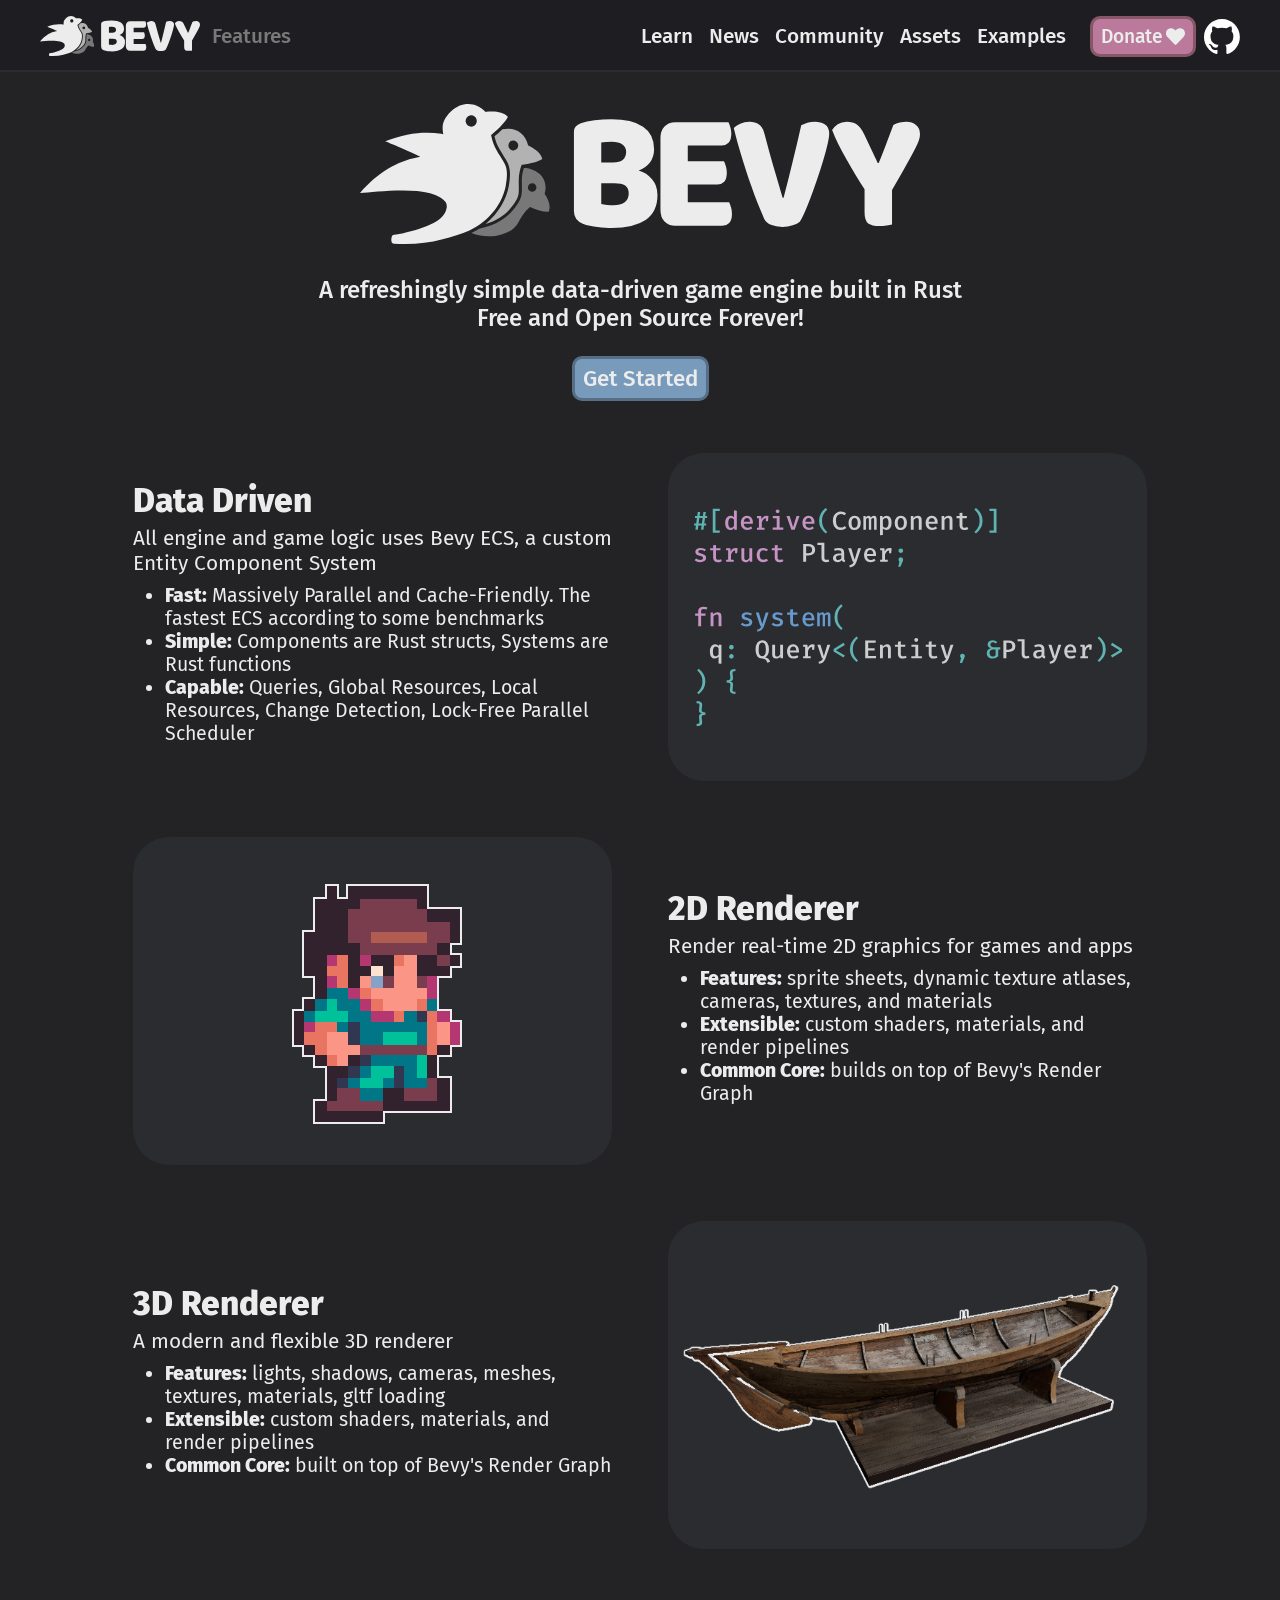
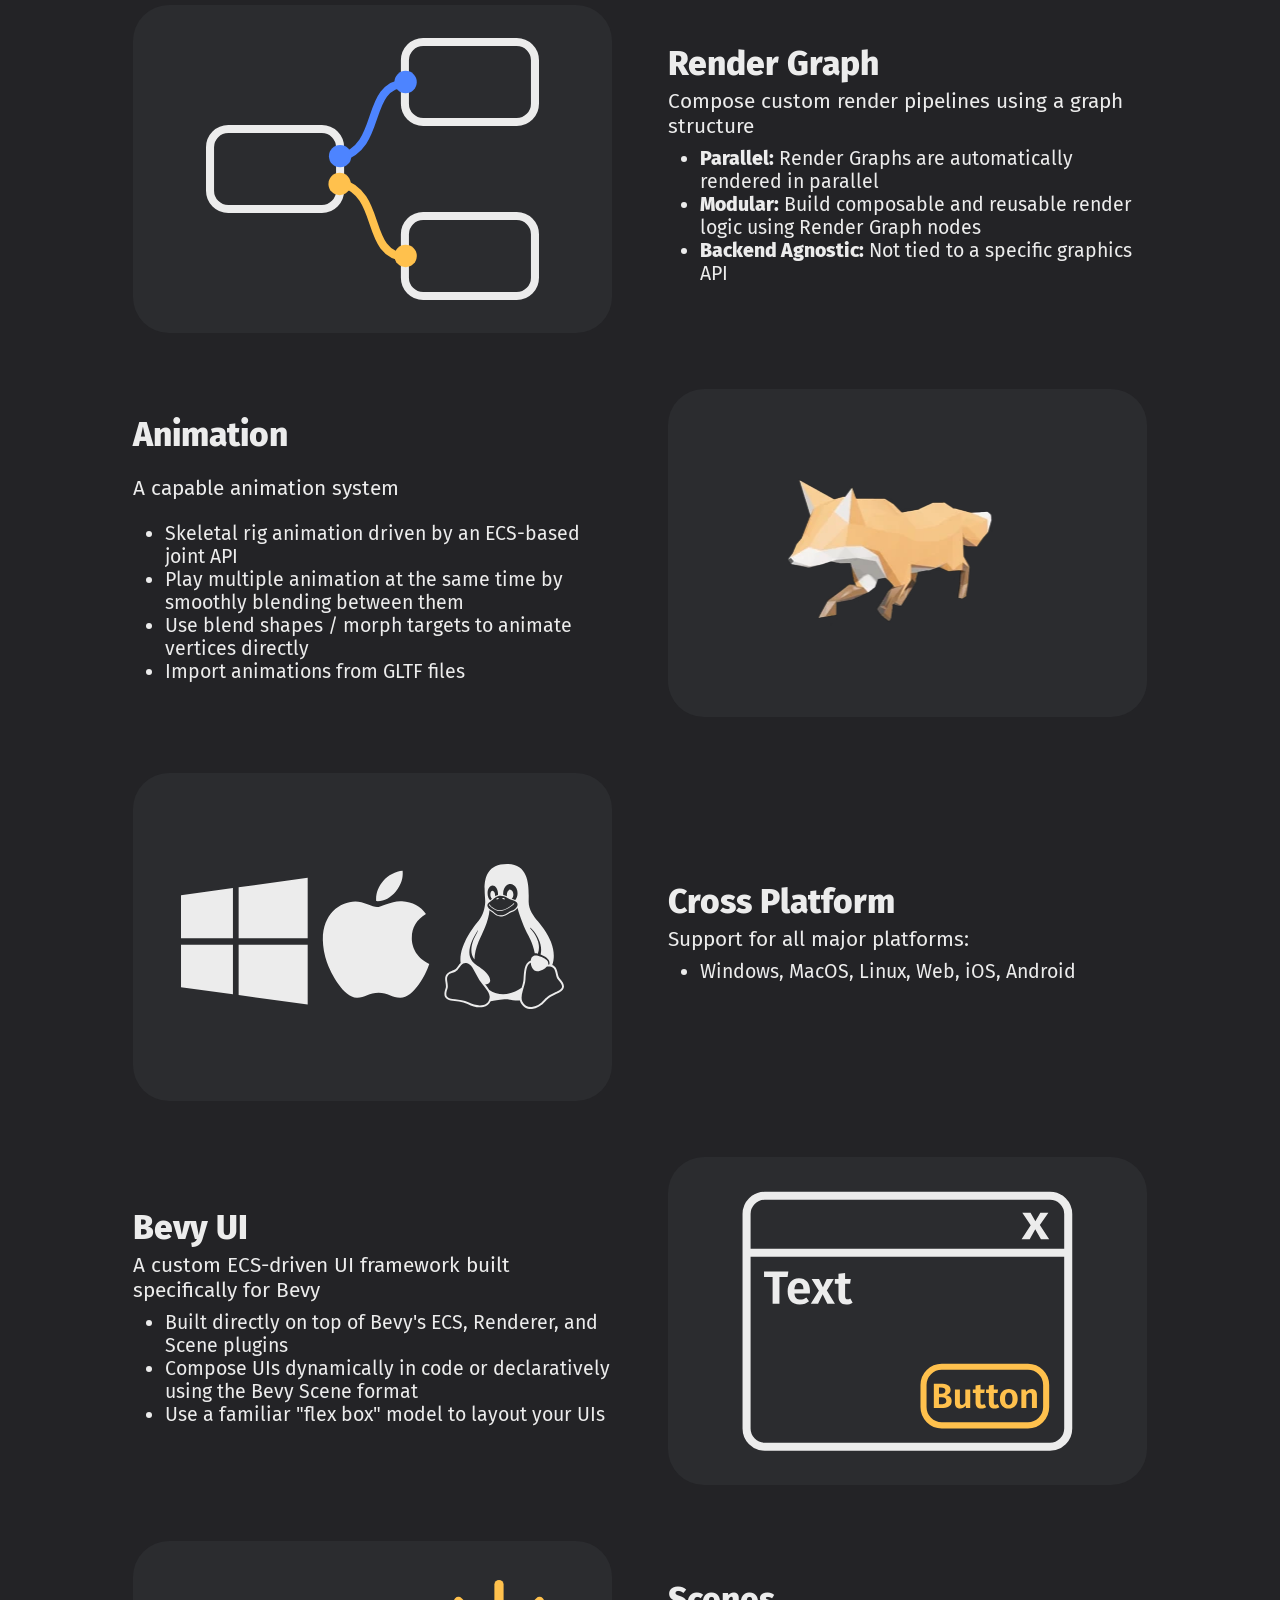
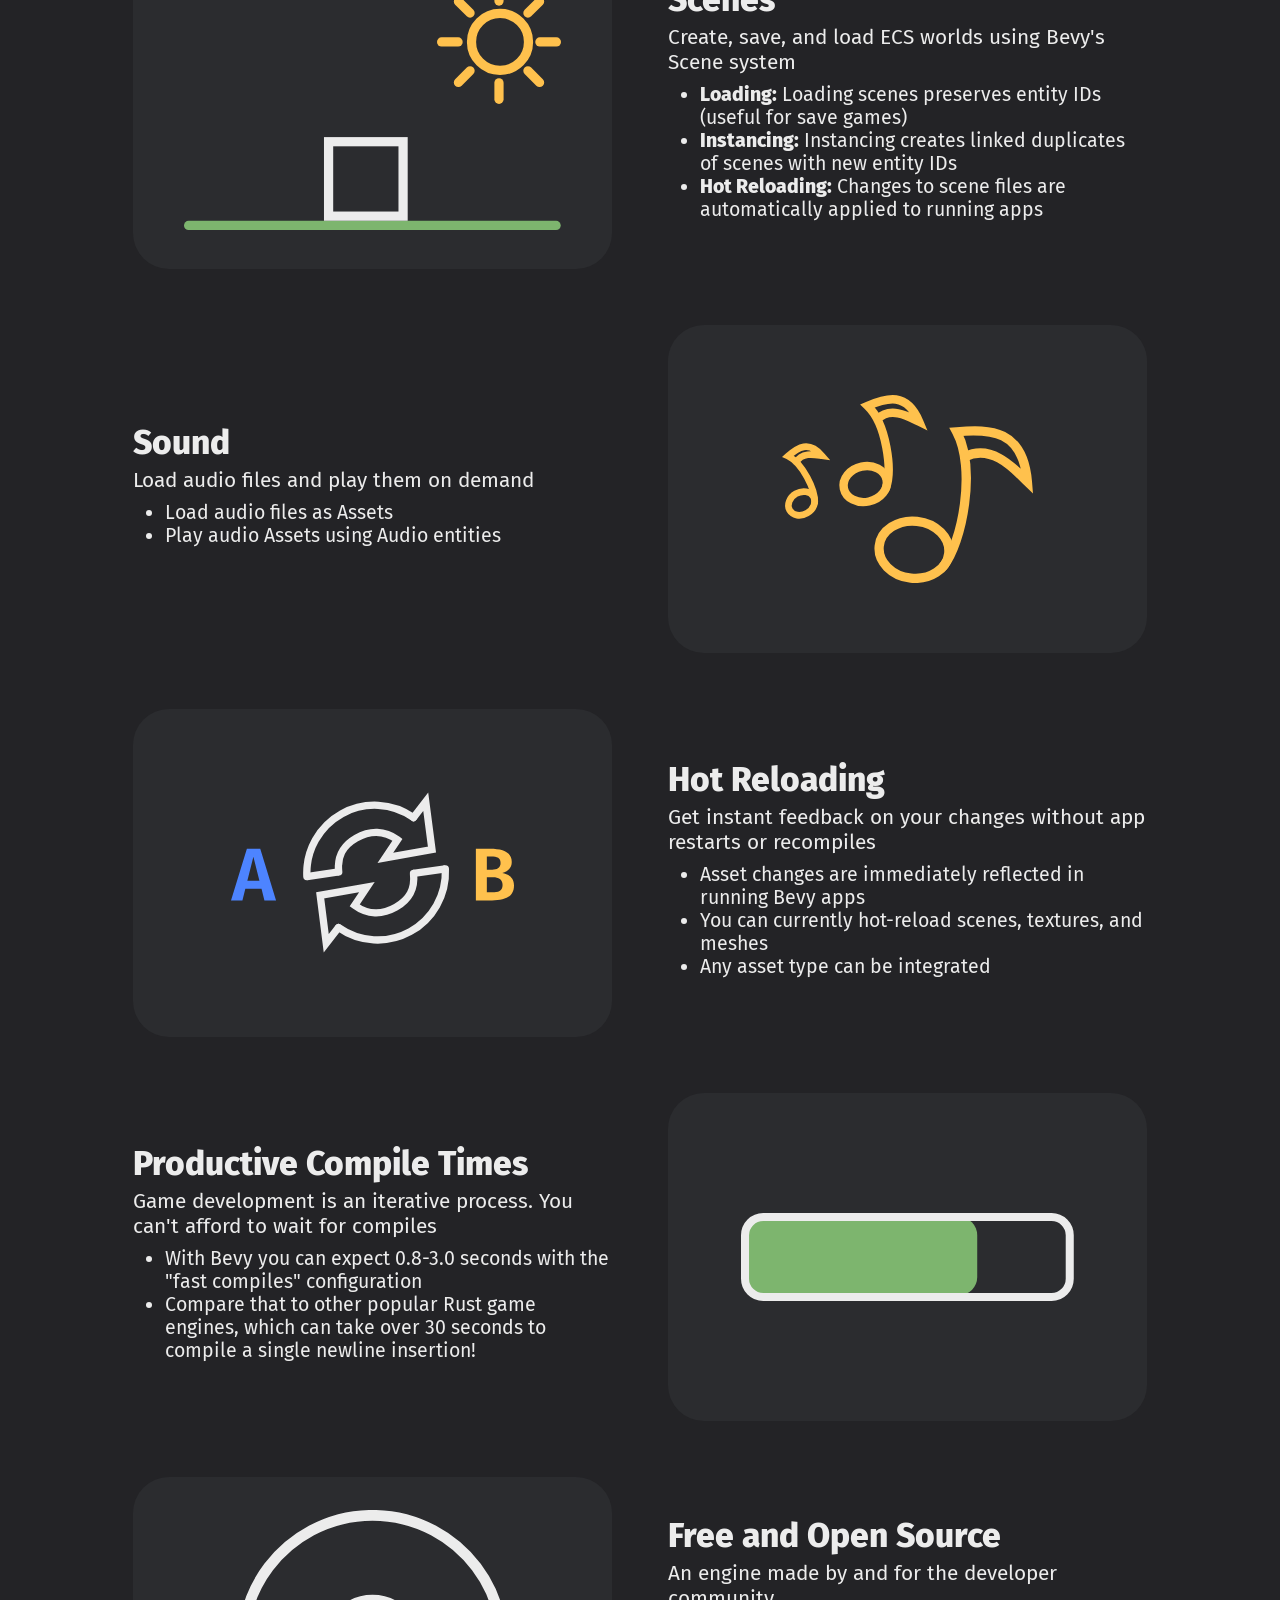
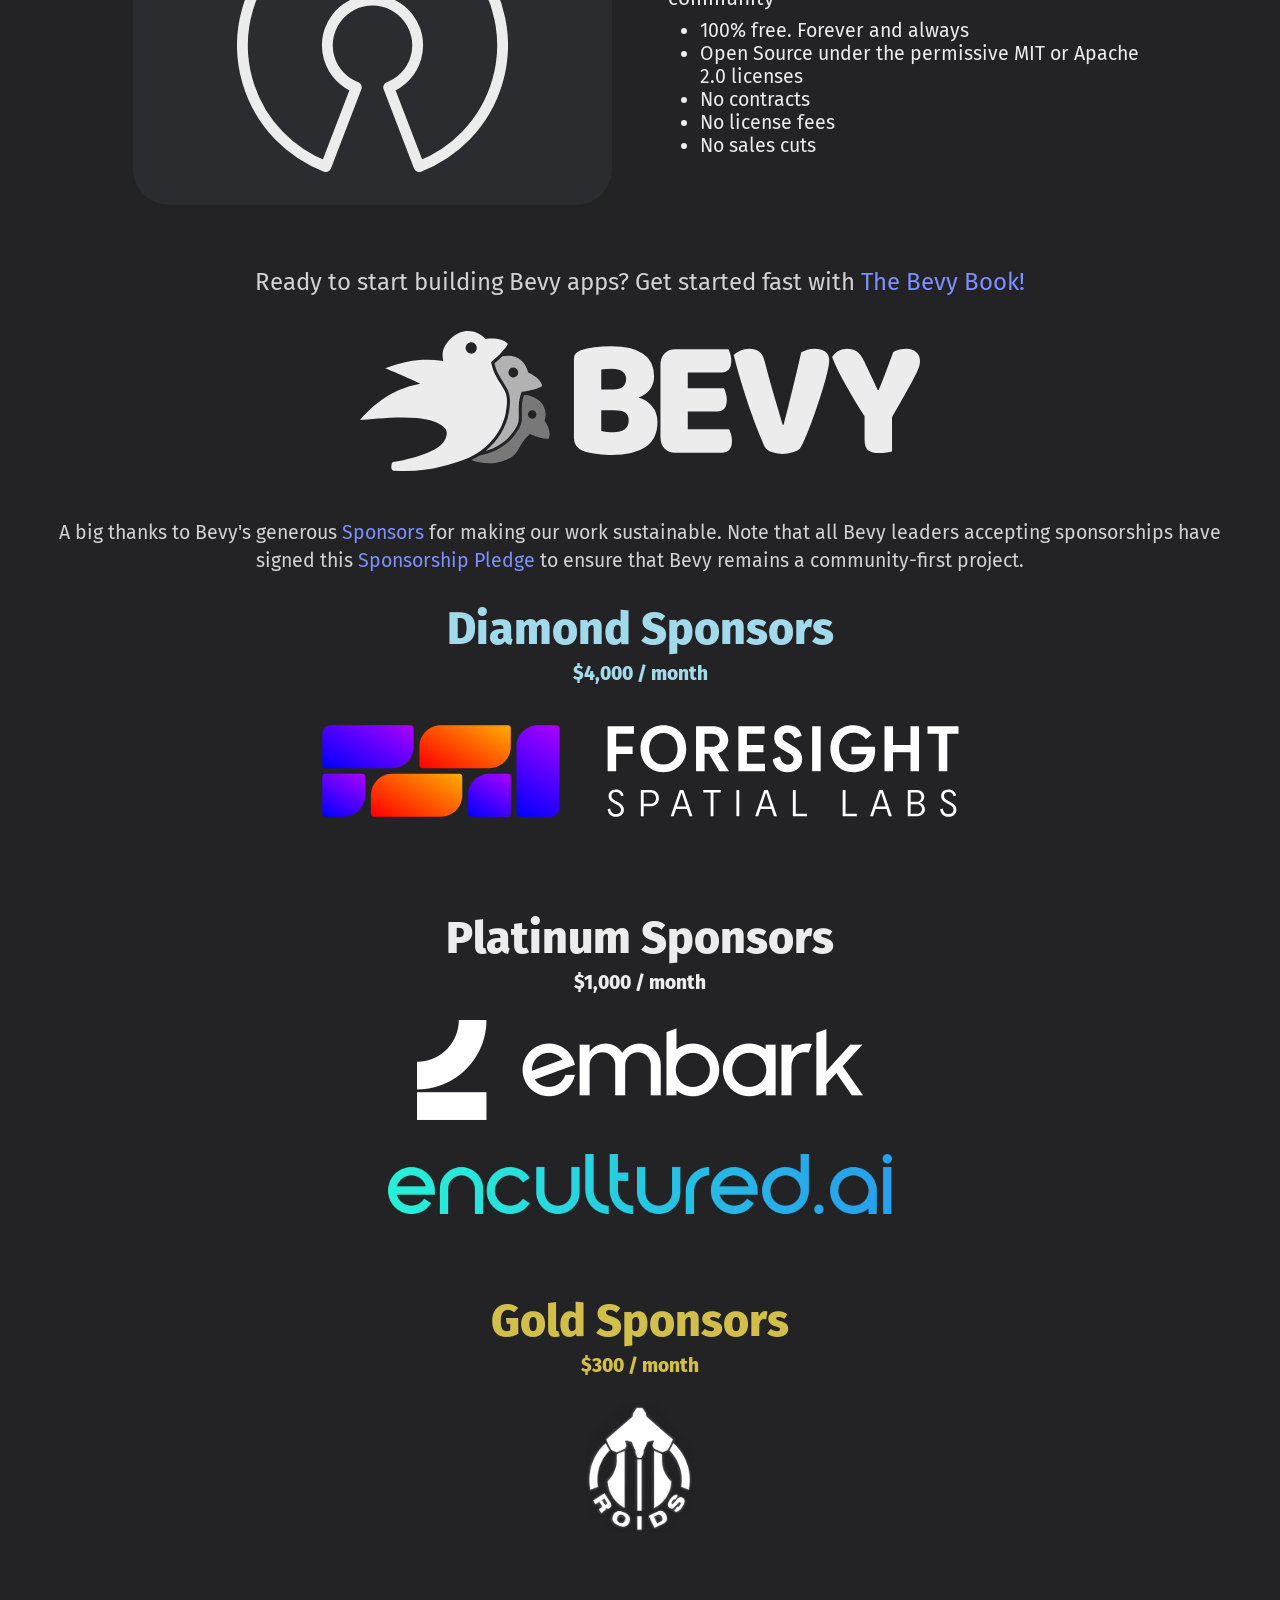
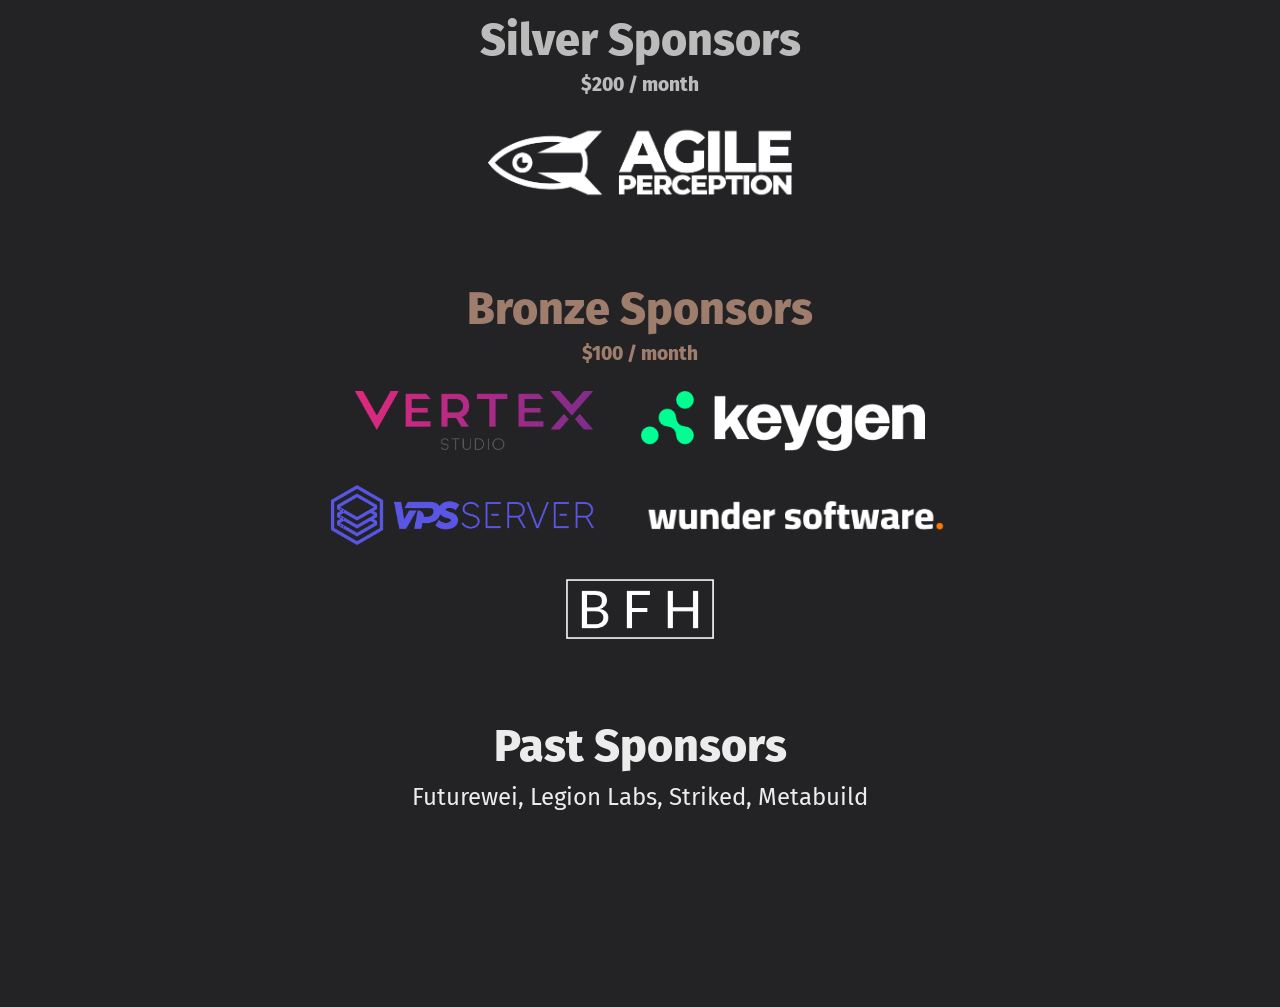
<file: index.html>
<!doctype html>
<html lang="en">
    <head>
        <meta charset="UTF-8">
        <meta name='viewport' content="width=device-width, initial-scale=1" />
        <meta property="og:title" content="Bevy Engine" />
        <meta property="og:type" content="website" />
        <meta property="og:url" content="https://bevyengine.org&#x2F;&#x2F;" />
        <meta property="og:image" content="https://bevyengine.org/assets/bevy_logo_fill.png" />
        <meta property="og:description" content="Bevy is a refreshingly simple data-driven game engine built in Rust. It is free and open-source forever!" />
        <link rel="shortcut icon" type="image/png" href="/assets/favicon.png">
        <link rel="stylesheet" href="/site.css" />
        <link href="/atom.xml" rel="alternate" type="application/atom+xml" />
        <title>Bevy Engine</title>
        
<meta name="description"
  content="A refreshingly simple data-driven game engine built in Rust. Free and Open Source Forever!" />
<link href="https://mastodon.social/@bevy" rel="me" />

    </head>
    <body>
        <div class="layout">
            <input id="mobile-menu-state" class="hidden" type="checkbox">
            <header class="layout__header header" data-mobile-menu-state-container>
                <div class="header__content">
                    <label class="main-menu-backdrop" for="mobile-menu-state"></label>
                    <label class="header__hamburger button-square button-square--header" for="mobile-menu-state">
                        <img src="/assets/icon-hamburger.svg">
                    </label>
                    <div class="header__left-block">
                        <a class="header__logo" href="/">
                            <img class="logo" src="/assets/bevy_logo_dark.svg" alt="Bevy Engine">
                        </a>
                        <div class="header__message">
                            
                                Features
                            
                        </div>
                    </div>
                    
                    <nav class="header__menu main-menu " role="navigation" data-page-menu-switch-state-container>
                        <div class="main-menu__header">
                            <a href="/">
                                <img class="logo" src="/assets/bevy_logo_dark.svg" alt="Bevy Engine">
                            </a>
                            <label class="button-square button-square--header" for="mobile-menu-state">
                                <img src="/assets/icon-times.svg">
                            </label>
                        </div>
                        
                        <div class="main-menu__content">
                            <div class="main-menu__page-menu">
                                
                            </div>
                            <ul class="main-menu__menu">
                                
    
    

    
        
    

    
    
    

    

    <li class="main-menu__entry main-menu__entry--getting-started">
        <a href="&#x2F;learn&#x2F;book&#x2F;getting-started&#x2F;" class="main-menu__link">
            <span>Getting Started</span>
        </a>
    </li>

                                
    
    

    
        
    

    
    
    

    

    <li class="main-menu__entry ">
        <a href="&#x2F;learn" class="main-menu__link">
            <span>Learn</span>
        </a>
    </li>

                                
    
    

    
        
    

    
    
    

    

    <li class="main-menu__entry ">
        <a href="&#x2F;news" class="main-menu__link">
            <span>News</span>
        </a>
    </li>

                                
    
    

    
        
    

    
    
    

    

    <li class="main-menu__entry ">
        <a href="&#x2F;community" class="main-menu__link">
            <span>Community</span>
        </a>
    </li>

                                
    
    

    
        
    

    
    
    

    

    <li class="main-menu__entry ">
        <a href="&#x2F;assets" class="main-menu__link">
            <span>Assets</span>
        </a>
    </li>

                                
    
    

    
        
    

    
    
    

    

    <li class="main-menu__entry ">
        <a href="&#x2F;examples" class="main-menu__link">
            <span>Examples</span>
        </a>
    </li>

                                
                            </ul>
                        </div>
                    </nav>
                    <div class="header__cta-container">
                        <a class="button button--pink header__cta" href="/community/donate">Donate <img class="button__icon" src="/assets/heart.svg" alt="heart icon"/></a>
                        <a class="header__cta header__cta--github" href="https://github.com/bevyengine/bevy">
                            <img src="/assets/github-mark-white.svg" alt="GitHub repo">
                        </a>
                    </div>
                </div>
            </header>
            <main class="layout__content">
                <div class="container">
                    
                        
    

                    
                    
<div>
  <img src="/assets/bevy_logo_dark.svg" class="bevy-logo-header" alt="Bevy logo" />
  <div class="bevy-description">
    A refreshingly simple data-driven game engine built in Rust
    <br />
    Free and Open Source Forever!
    <br />
    <a class="button button--big" href="/learn/book/getting-started/">Get Started</a>
  </div>
  <div class="feature-list">
    <div class="feature-container">
      <div class="feature-text">
        <h2 class="feature-title">Data Driven</h2>
        <div class="feature-description">
          All engine and game logic uses Bevy ECS, a custom Entity Component System
          <ul class="feature-sublist">
            <li><b>Fast:</b> Massively Parallel and Cache-Friendly. The fastest ECS according to some
              benchmarks</li>
            <li><b>Simple:</b> Components are Rust structs, Systems are Rust functions</li>
            <li><b>Capable:</b> Queries, Global Resources, Local Resources, Change Detection, Lock-Free
              Parallel Scheduler</li>
          </ul>
        </div>
      </div>
      <div class="feature-image">
        <img src="assets/ecs.svg" class="feature-img" style="width: 100%; max-width: 90%; max-height: 90%;"
          alt="ECS code" />
      </div>
    </div>
    <div class="feature-container feature-container-reverse">
      <div class="feature-image">
        <img src="assets/sprite.png" class="feature-img" alt="Pixel art sprite of a person" />
      </div>
      <div class="feature-text">
        <h2 class="feature-title">2D Renderer</h2>
        <div class="feature-description">
          Render real-time 2D graphics for games and apps
          <ul class="feature-sublist">
            <li><b>Features:</b> sprite sheets, dynamic texture atlases, cameras, textures, and materials
            </li>
            <li><b>Extensible:</b> custom shaders, materials, and render pipelines</li>
            <li><b>Common Core:</b> builds on top of Bevy's Render Graph</li>
          </ul>
        </div>
      </div>
    </div>
    <div class="feature-container">
      <div class="feature-text">
        <h2 class="feature-title">3D Renderer</h2>
        <div class="feature-description">
          A modern and flexible 3D renderer
          <ul class="feature-sublist">
            <li><b>Features:</b> lights, shadows, cameras, meshes, textures, materials, gltf loading</li>
            <li><b>Extensible:</b> custom shaders, materials, and render pipelines</li>
            <li><b>Common Core:</b> built on top of Bevy's Render Graph</li>
          </ul>
        </div>
      </div>
      <div class="feature-image">
        <img src="assets/boat.png" class="feature-img" style="max-height: 95%; max-width: 95%;" alt="3D boat model" />
      </div>
    </div>
    <div class="feature-container feature-container-reverse">
      <div class="feature-image">
        <img src="assets/render_graph.svg" class="feature-img" alt="Render graph" />
      </div>
      <div class="feature-text">
        <h2 class="feature-title">Render Graph</h2>
        <div class="feature-description">
          Compose custom render pipelines using a graph structure
          <ul class="feature-sublist">
            <li><b>Parallel:</b> Render Graphs are automatically rendered in parallel</li>
            <li><b>Modular:</b> Build composable and reusable render logic using Render Graph nodes </li>
            <li><b>Backend Agnostic:</b> Not tied to a specific graphics API</li>
          </ul>
        </div>
      </div>
    </div>
    <div class="feature-container">
      <div class="feature-text">
        <h2 class="feature-title">Animation</h2>
        <div class="feature-description">
          <p>A capable animation system</p>
          <ul class=feature-sublist>
            <li>Skeletal rig animation driven by an ECS-based joint API</li>
            <li>Play multiple animation at the same time by smoothly blending between them</li>
            <li>Use blend shapes / morph targets to animate vertices directly</li>
            <li>Import animations from GLTF files</li>
        </div>
      </div>
      <div class="feature-image">
        <img src="assets/fox.webp" class="feature-img" alt="An animated poly style model of a fox running">
      </div>
    </div>
    <div class="feature-container feature-container-reverse">
      <div class="feature-image">
        <img src="assets/platform-icons.svg" class="feature-img" alt="Microsoft, Apple, and Linux logos" />
      </div>
      <div class="feature-text">
        <h2 class="feature-title">Cross Platform</h2>
        <div class="feature-description">
          Support for all major platforms:
          <ul class="feature-sublist">
            <li>Windows, MacOS, Linux, Web, iOS, Android</li>
          </ul>
        </div>
      </div>
    </div>
    <div class="feature-container">
      <div class="feature-text">
        <h2 class="feature-title">Bevy UI</h2>
        <div class="feature-description">
          A custom ECS-driven UI framework built specifically for Bevy
          <ul class="feature-sublist">
            <li>Built directly on top of Bevy's ECS, Renderer, and Scene plugins</li>
            <li>Compose UIs dynamically in code or declaratively using the Bevy Scene format</li>
            <li>Use a familiar "flex box" model to layout your UIs</li>
          </ul>
        </div>
      </div>
      <div class="feature-image">
        <img src="assets/bevy_ui.svg" class="feature-img" alt="UI dialog window diagram" />
      </div>
    </div>
    <div class="feature-container feature-container-reverse">
      <div class="feature-image">
        <img src="assets/scene.svg" class="feature-img" alt="2D scene of a square upon grass under the sun" />
      </div>
      <div class="feature-text">
        <h2 class="feature-title">Scenes</h2>
        <div class="feature-description">
          Create, save, and load ECS worlds using Bevy's Scene system
          <ul class="feature-sublist">
            <li><b>Loading:</b> Loading scenes preserves entity IDs (useful for save games)</li>
            <li><b>Instancing:</b> Instancing creates linked duplicates of scenes with new entity IDs</li>
            <li><b>Hot Reloading:</b> Changes to scene files are automatically applied to running apps</li>
          </ul>
        </div>
      </div>
    </div>
    <div class="feature-container">
      <div class="feature-text">
        <h2 class="feature-title">Sound</h2>
        <div class="feature-description">
          Load audio files and play them on demand
          <ul class="feature-sublist">
            <li>Load audio files as Assets</li>
            <li>Play audio Assets using Audio entities</li>
          </ul>
        </div>
      </div>
      <div class="feature-image">
        <img src="assets/sound.svg" class="feature-img" alt="Music notes" />
      </div>
    </div>
    <div class="feature-container feature-container-reverse">
      <div class="feature-image">
        <img src="assets/hot_reloading.svg" class="feature-img" alt="Hot reloading diagram" />
      </div>
      <div class="feature-text">
        <h2 class="feature-title">Hot Reloading</h2>
        <div class="feature-description">
          Get instant feedback on your changes without app restarts or recompiles
          <ul class="feature-sublist">
            <li>Asset changes are immediately reflected in running Bevy apps</li>
            <li>You can currently hot-reload scenes, textures, and meshes</li>
            <li>Any asset type can be integrated</li>
          </ul>
        </div>
      </div>
    </div>
    <div class="feature-container">
      <div class="feature-text">
        <h2 class="feature-title">Productive Compile Times</h2>
        <div class="feature-description">
          Game development is an iterative process. You can't afford to wait for compiles
          <ul class="feature-sublist">
            <li>With Bevy you can expect 0.8-3.0 seconds with the "fast compiles" configuration</li>
            <li>Compare that to other popular Rust game engines, which can take over 30 seconds to compile a
              single
              newline insertion!</li>
          </ul>
        </div>
      </div>
      <div class="feature-image">
        <img src="assets/progressbar.svg" class="feature-img" alt="Compile time progress bar" />
      </div>
    </div>
    <div class="feature-container feature-container-reverse">
      <div class="feature-image">
        <img src="assets/opensource.svg" class="feature-img" alt="The open source icon" />
      </div>
      <div class="feature-text">
        <h2 class="feature-title">Free and Open Source</h2>
        <div class="feature-description">
          An engine made by and for the developer community
          <ul class="feature-sublist">
            <li>100% free. Forever and always</li>
            <li>Open Source under the permissive MIT or Apache 2.0 licenses</li>
            <li>No contracts</li>
            <li>No license fees</li>
            <li>No sales cuts</li>
          </ul>
        </div>
      </div>
    </div>
  </div>
  <div class="media-content features-whats-next">
    Ready to start building Bevy apps? Get started fast with <a href="learn/book/introduction/">The Bevy Book!</a>
  </div>
  <img src="/assets/bevy_logo_dark.svg" class="bevy-logo-header" alt="Bevy logo" />
  <div class="features-sponsors">
    <h3 class="media-content">A big thanks to Bevy's generous <a href="https://github.com/sponsors/cart/">Sponsors</a>
      for making our work
      sustainable. Note that all Bevy leaders accepting sponsorships have signed this <a
        href="/sponsorship-pledge">Sponsorship Pledge</a> to ensure that Bevy remains a community-first project.
    </h3>
    <!-- <div class="sponsors sponsors--patron">
            <h2 class="sponsors__title">Patron Sponsors</h2>
            <h3 class="sponsors__amount">Over $100,000 / year</h3>
            <div class="sponsors__content">
            </div>
        </div> -->
    <div class="sponsors sponsors--diamond">
      <h2 class="sponsors__title">Diamond Sponsors</h2>
      <h3 class="sponsors__amount">$4,000 / month</h3>
      <div class="sponsors__content">
        <a class="sponsors__link" href="https://www.foresightmining.com">
          <img class="sponsors__logo" style="height: 140px" src="assets/Foresight_Spatial_Labs.svg"
            alt="Foresight Spatial Labs logo" />
        </a>
      </div>
    </div>
    <div class="sponsors sponsors--platinum">
      <h2 class="sponsors__title">Platinum Sponsors</h2>
      <h3 class="sponsors__amount">$1,000 / month</h3>
      <div class="sponsors__content">
        <a class="sponsors__link" href="https://www.embark-studios.com">
          <img class="sponsors__logo" src="assets/embark.png" alt="Embark Studios logo" />
        </a>
        <a class="sponsors__link" href="https://www.encultured.ai/">
          <img class="sponsors__logo" style="max-height: 60px" src="assets/Encultured.png" alt="Encultured AI logo" />
        </a>
      </div>
    </div>
    <div class="sponsors sponsors--gold">
      <h2 class="sponsors__title">Gold Sponsors</h2>
      <h3 class="sponsors__amount">$300 / month</h3>
      <div class="sponsors__content">
        <a class="sponsors__link" href="https://playroids.com">
          <img class="sponsors__logo" src="assets/roids_logo.png" alt="Roids Logo" style="max-height: 130px" />
        </a>
      </div>
    </div>
    <div class="sponsors sponsors--silver">
      <h2 class="sponsors__title">Silver Sponsors</h2>
      <h3 class="sponsors__amount">$200 / month</h3>
      <div class="sponsors__content">
        <a class="sponsors__link" href="https://agileperception.com">
          <img class="sponsors__logo" src="assets/agile_perception.png" alt="Agile Perception logo" />
        </a>
      </div>
    </div>
    <div class="sponsors sponsors--bronze">
      <h2 class="sponsors__title">Bronze Sponsors</h2>
      <h3 class="sponsors__amount">$100 / month</h3>
      <div class="sponsors__content">
        <a class="sponsors__link" href="https://vertexstudio.co">
          <img class="sponsors__logo" src="assets/vertex_studio.png" alt="Vertex Studio logo" />
        </a>
        <a class="sponsors__link" href="https://keygen.sh">
          <img class="sponsors__logo" src="assets/keygen.png" alt="Keygen logo" />
        </a>
        <a class="sponsors__link" href="https://www.vpsserver.com">
          <img class="sponsors__logo" src="assets/VPSServer.png" alt="VPSServer logo" />
        </a>
        <a class="sponsors__link" href="https://wunder.software">
          <img class="sponsors__logo" src="assets/Wunder_Software_GmbH.png" alt="Wunder Software GmbH logo" />
        </a>
        <a class="sponsors__link" href="https://basementfloodhelpers.com">
          <img class="sponsors__logo" src="assets/BFH.png" alt="Basement Flood Helpers logo" />
        </a>
      </div>
    </div>
    <h2 class="past-sponsors-title">Past Sponsors</h2>
    <div>
      Futurewei, Legion Labs, Striked, Metabuild
    </div>
  </div>
</div>

                </div>
            </main>
        </div>
        <script>
            const search_params = new URLSearchParams(window.location.search);
            if (search_params.has("show_drafts") || document.cookie.indexOf("show_drafts") >= 0) {
                if (search_params.get("show_drafts") === "0") {
                    document.cookie = "show_drafts=;path=/;expires=Thu, 01 Jan 1970 00:00:00 UTC";
                } else {
                    document.cookie = "show_drafts=1;path=/"
                    document.body.classList.add('show_drafts');
                }
            }
        </script>
    </body>
</html>
</file>
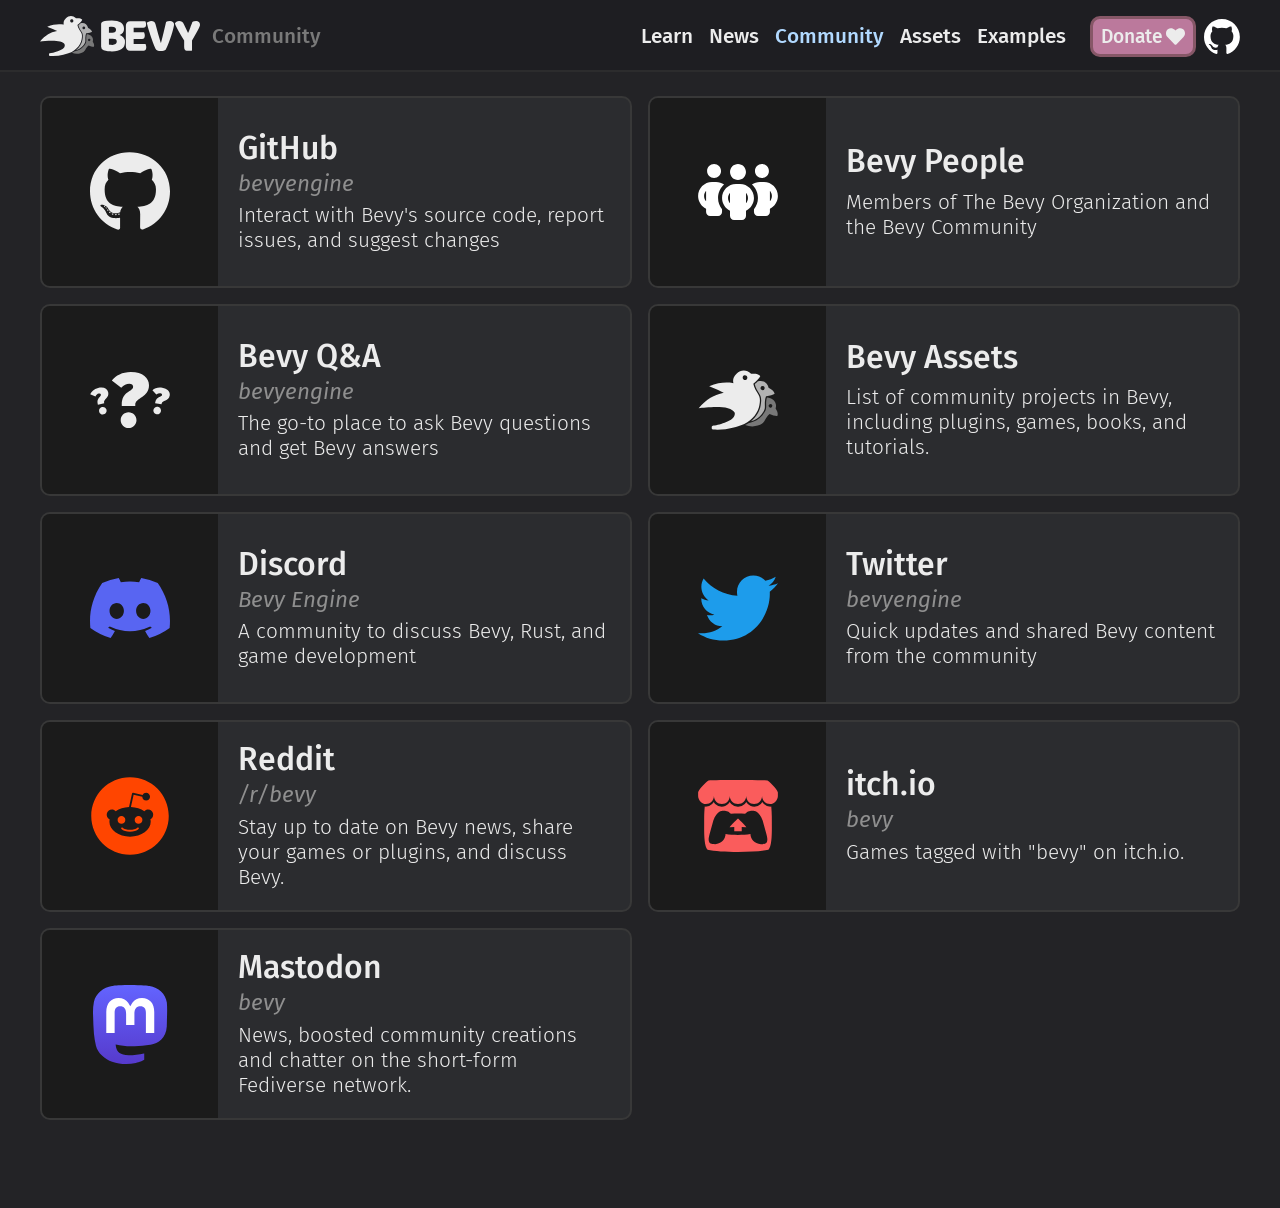
<file: community/index.html>
<!doctype html>
<html lang="en">
    <head>
        <meta charset="UTF-8">
        <meta name='viewport' content="width=device-width, initial-scale=1" />
        <meta property="og:title" content="Bevy Community" />
        <meta property="og:type" content="website" />
        <meta property="og:url" content="https://bevyengine.org&#x2F;&#x2F;community&#x2F;" />
        <meta property="og:image" content="https://bevyengine.org/assets/bevy_logo_fill.png" />
        <meta property="og:description" content="Bevy is a refreshingly simple data-driven game engine built in Rust. It is free and open-source forever!" />
        <link rel="shortcut icon" type="image/png" href="/assets/favicon.png">
        <link rel="stylesheet" href="/site.css" />
        <link href="/atom.xml" rel="alternate" type="application/atom+xml" />
        <title>Bevy Community</title>
         
    </head>
    <body>
        <div class="layout">
            <input id="mobile-menu-state" class="hidden" type="checkbox">
            <header class="layout__header header" data-mobile-menu-state-container>
                <div class="header__content">
                    <label class="main-menu-backdrop" for="mobile-menu-state"></label>
                    <label class="header__hamburger button-square button-square--header" for="mobile-menu-state">
                        <img src="/assets/icon-hamburger.svg">
                    </label>
                    <div class="header__left-block">
                        <a class="header__logo" href="/">
                            <img class="logo" src="/assets/bevy_logo_dark.svg" alt="Bevy Engine">
                        </a>
                        <div class="header__message">
                            
                                Community
                            
                        </div>
                    </div>
                    
                    <nav class="header__menu main-menu " role="navigation" data-page-menu-switch-state-container>
                        <div class="main-menu__header">
                            <a href="/">
                                <img class="logo" src="/assets/bevy_logo_dark.svg" alt="Bevy Engine">
                            </a>
                            <label class="button-square button-square--header" for="mobile-menu-state">
                                <img src="/assets/icon-times.svg">
                            </label>
                        </div>
                        
                        <div class="main-menu__content">
                            <div class="main-menu__page-menu">
                                
                            </div>
                            <ul class="main-menu__menu">
                                
    
    

    
        
    

    
    
    

    

    <li class="main-menu__entry main-menu__entry--getting-started">
        <a href="&#x2F;learn&#x2F;book&#x2F;getting-started&#x2F;" class="main-menu__link">
            <span>Getting Started</span>
        </a>
    </li>

                                
    
    

    
        
    

    
    
    

    

    <li class="main-menu__entry ">
        <a href="&#x2F;learn" class="main-menu__link">
            <span>Learn</span>
        </a>
    </li>

                                
    
    

    
        
    

    
    
    

    

    <li class="main-menu__entry ">
        <a href="&#x2F;news" class="main-menu__link">
            <span>News</span>
        </a>
    </li>

                                
    
    

    
        
    

    
    
    

    
        
    

    <li class="main-menu__entry ">
        <a href="&#x2F;community" class="main-menu__link main-menu__link--active">
            <span>Community</span>
        </a>
    </li>

                                
    
    

    
        
    

    
    
    

    

    <li class="main-menu__entry ">
        <a href="&#x2F;assets" class="main-menu__link">
            <span>Assets</span>
        </a>
    </li>

                                
    
    

    
        
    

    
    
    

    

    <li class="main-menu__entry ">
        <a href="&#x2F;examples" class="main-menu__link">
            <span>Examples</span>
        </a>
    </li>

                                
                            </ul>
                        </div>
                    </nav>
                    <div class="header__cta-container">
                        <a class="button button--pink header__cta" href="/community/donate">Donate <img class="button__icon" src="/assets/heart.svg" alt="heart icon"/></a>
                        <a class="header__cta header__cta--github" href="https://github.com/bevyengine/bevy">
                            <img src="/assets/github-mark-white.svg" alt="GitHub repo">
                        </a>
                    </div>
                </div>
            </header>
            <main class="layout__content">
                <div class="container">
                    
                        
    
        
        
    

    

                    
                    

<div class="padded-content item-grid item-grid--two-cols">
    
        <a class="link-card" href="https:&#x2F;&#x2F;github.com&#x2F;bevyengine&#x2F;bevy">
            <div class="link-card__img-wrapper">
                <img class="link-card__img link-card__img--small" src="&#x2F;assets&#x2F;github.svg" alt="GitHub logo" />
            </div>
            <div class="link-card__content">
                <h2 class="link-card__title">GitHub</h2>
                
                    <div class="link-card__subtitle">bevyengine</div>
                
                <p class="link-card__description">Interact with Bevy&#x27;s source code, report issues, and suggest changes</p>
            </div>
        </a>
    
        <a class="link-card" href="&#x2F;community&#x2F;people&#x2F;">
            <div class="link-card__img-wrapper">
                <img class="link-card__img link-card__img--small" src="&#x2F;assets&#x2F;people.svg" alt="People image" />
            </div>
            <div class="link-card__content">
                <h2 class="link-card__title">Bevy People</h2>
                
                <p class="link-card__description">Members of The Bevy Organization and the Bevy Community</p>
            </div>
        </a>
    
        <a class="link-card" href="https:&#x2F;&#x2F;github.com&#x2F;bevyengine&#x2F;bevy&#x2F;discussions&#x2F;categories&#x2F;q-a">
            <div class="link-card__img-wrapper">
                <img class="link-card__img link-card__img--small" src="&#x2F;assets&#x2F;q_and_a.svg" alt="Q and A logo" />
            </div>
            <div class="link-card__content">
                <h2 class="link-card__title">Bevy Q&amp;A</h2>
                
                    <div class="link-card__subtitle">bevyengine</div>
                
                <p class="link-card__description">The go-to place to ask Bevy questions and get Bevy answers</p>
            </div>
        </a>
    
        <a class="link-card" href="&#x2F;assets&#x2F;">
            <div class="link-card__img-wrapper">
                <img class="link-card__img link-card__img--small" src="&#x2F;assets&#x2F;bevy_icon_dark.svg" alt="Bevy logo" />
            </div>
            <div class="link-card__content">
                <h2 class="link-card__title">Bevy Assets</h2>
                
                <p class="link-card__description">List of community projects in Bevy, including plugins, games, books, and tutorials.</p>
            </div>
        </a>
    
        <a class="link-card" href="https:&#x2F;&#x2F;discord.gg&#x2F;bevy">
            <div class="link-card__img-wrapper">
                <img class="link-card__img link-card__img--small" src="&#x2F;assets&#x2F;discord.svg" alt="Discord logo" />
            </div>
            <div class="link-card__content">
                <h2 class="link-card__title">Discord</h2>
                
                    <div class="link-card__subtitle">Bevy Engine</div>
                
                <p class="link-card__description">A community to discuss Bevy, Rust, and game development</p>
            </div>
        </a>
    
        <a class="link-card" href="https:&#x2F;&#x2F;twitter.com&#x2F;BevyEngine">
            <div class="link-card__img-wrapper">
                <img class="link-card__img link-card__img--small" src="&#x2F;assets&#x2F;twitter.svg" alt="Twitter logo" />
            </div>
            <div class="link-card__content">
                <h2 class="link-card__title">Twitter</h2>
                
                    <div class="link-card__subtitle">bevyengine</div>
                
                <p class="link-card__description">Quick updates and shared Bevy content from the community</p>
            </div>
        </a>
    
        <a class="link-card" href="https:&#x2F;&#x2F;www.reddit.com&#x2F;r&#x2F;bevy&#x2F;">
            <div class="link-card__img-wrapper">
                <img class="link-card__img link-card__img--small" src="&#x2F;assets&#x2F;reddit.svg" alt="Reddit logo" />
            </div>
            <div class="link-card__content">
                <h2 class="link-card__title">Reddit</h2>
                
                    <div class="link-card__subtitle">&#x2F;r&#x2F;bevy</div>
                
                <p class="link-card__description">Stay up to date on Bevy news, share your games or plugins, and discuss Bevy.</p>
            </div>
        </a>
    
        <a class="link-card" href="https:&#x2F;&#x2F;itch.io&#x2F;games&#x2F;tag-bevy">
            <div class="link-card__img-wrapper">
                <img class="link-card__img link-card__img--small" src="&#x2F;assets&#x2F;itchio-textless.svg" alt="itch.io logo" />
            </div>
            <div class="link-card__content">
                <h2 class="link-card__title">itch.io</h2>
                
                    <div class="link-card__subtitle">bevy</div>
                
                <p class="link-card__description">Games tagged with &quot;bevy&quot; on itch.io.</p>
            </div>
        </a>
    
        <a class="link-card" href="https:&#x2F;&#x2F;mastodon.social&#x2F;@bevy">
            <div class="link-card__img-wrapper">
                <img class="link-card__img link-card__img--small" src="&#x2F;assets&#x2F;mastodon-logo-purple.svg" alt="Mastodon logo" />
            </div>
            <div class="link-card__content">
                <h2 class="link-card__title">Mastodon</h2>
                
                    <div class="link-card__subtitle">bevy</div>
                
                <p class="link-card__description">News, boosted community creations and chatter on the short-form Fediverse network.</p>
            </div>
        </a>
    
</div>

                </div>
            </main>
        </div>
        <script>
            const search_params = new URLSearchParams(window.location.search);
            if (search_params.has("show_drafts") || document.cookie.indexOf("show_drafts") >= 0) {
                if (search_params.get("show_drafts") === "0") {
                    document.cookie = "show_drafts=;path=/;expires=Thu, 01 Jan 1970 00:00:00 UTC";
                } else {
                    document.cookie = "show_drafts=1;path=/"
                    document.body.classList.add('show_drafts');
                }
            }
        </script>
    </body>
</html>
</file>
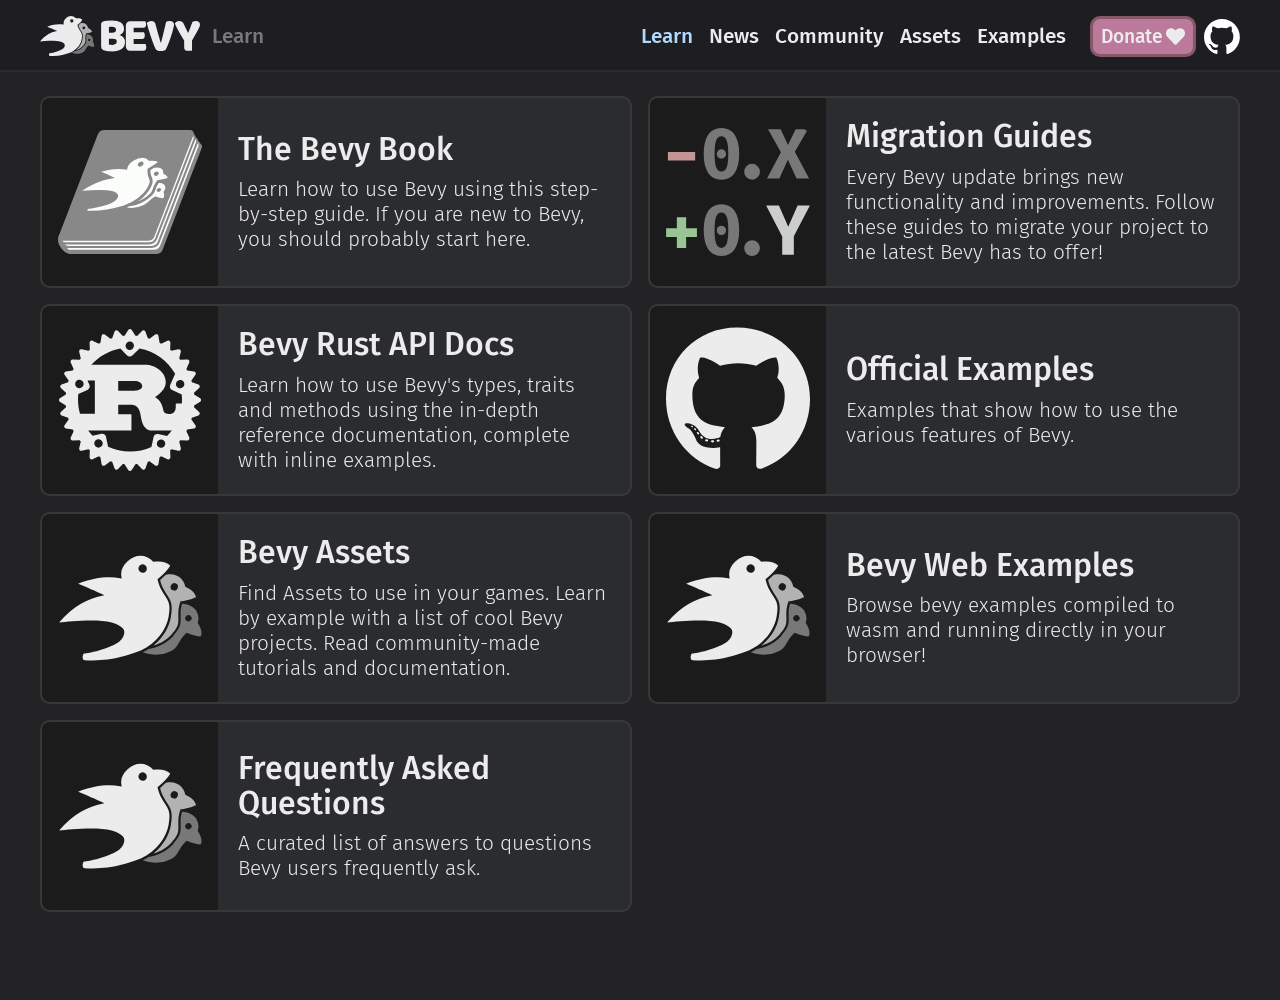
<file: learn/index.html>
<!doctype html>
<html lang="en">
    <head>
        <meta charset="UTF-8">
        <meta name='viewport' content="width=device-width, initial-scale=1" />
        <meta property="og:title" content="Learn Bevy" />
        <meta property="og:type" content="website" />
        <meta property="og:url" content="https://bevyengine.org&#x2F;&#x2F;learn&#x2F;" />
        <meta property="og:image" content="https://bevyengine.org/assets/bevy_logo_fill.png" />
        <meta property="og:description" content="Bevy is a refreshingly simple data-driven game engine built in Rust. It is free and open-source forever!" />
        <link rel="shortcut icon" type="image/png" href="/assets/favicon.png">
        <link rel="stylesheet" href="/site.css" />
        <link href="/atom.xml" rel="alternate" type="application/atom+xml" />
        <title>Learn Bevy</title>
         
    </head>
    <body>
        <div class="layout">
            <input id="mobile-menu-state" class="hidden" type="checkbox">
            <header class="layout__header header" data-mobile-menu-state-container>
                <div class="header__content">
                    <label class="main-menu-backdrop" for="mobile-menu-state"></label>
                    <label class="header__hamburger button-square button-square--header" for="mobile-menu-state">
                        <img src="/assets/icon-hamburger.svg">
                    </label>
                    <div class="header__left-block">
                        <a class="header__logo" href="/">
                            <img class="logo" src="/assets/bevy_logo_dark.svg" alt="Bevy Engine">
                        </a>
                        <div class="header__message">
                            
                                Learn
                            
                        </div>
                    </div>
                    
                    <nav class="header__menu main-menu " role="navigation" data-page-menu-switch-state-container>
                        <div class="main-menu__header">
                            <a href="/">
                                <img class="logo" src="/assets/bevy_logo_dark.svg" alt="Bevy Engine">
                            </a>
                            <label class="button-square button-square--header" for="mobile-menu-state">
                                <img src="/assets/icon-times.svg">
                            </label>
                        </div>
                        
                        <div class="main-menu__content">
                            <div class="main-menu__page-menu">
                                
                            </div>
                            <ul class="main-menu__menu">
                                
    
    

    
        
    

    
    
    

    

    <li class="main-menu__entry main-menu__entry--getting-started">
        <a href="&#x2F;learn&#x2F;book&#x2F;getting-started&#x2F;" class="main-menu__link">
            <span>Getting Started</span>
        </a>
    </li>

                                
    
    

    
        
    

    
    
    

    
        
    

    <li class="main-menu__entry ">
        <a href="&#x2F;learn" class="main-menu__link main-menu__link--active">
            <span>Learn</span>
        </a>
    </li>

                                
    
    

    
        
    

    
    
    

    

    <li class="main-menu__entry ">
        <a href="&#x2F;news" class="main-menu__link">
            <span>News</span>
        </a>
    </li>

                                
    
    

    
        
    

    
    
    

    

    <li class="main-menu__entry ">
        <a href="&#x2F;community" class="main-menu__link">
            <span>Community</span>
        </a>
    </li>

                                
    
    

    
        
    

    
    
    

    

    <li class="main-menu__entry ">
        <a href="&#x2F;assets" class="main-menu__link">
            <span>Assets</span>
        </a>
    </li>

                                
    
    

    
        
    

    
    
    

    

    <li class="main-menu__entry ">
        <a href="&#x2F;examples" class="main-menu__link">
            <span>Examples</span>
        </a>
    </li>

                                
                            </ul>
                        </div>
                    </nav>
                    <div class="header__cta-container">
                        <a class="button button--pink header__cta" href="/community/donate">Donate <img class="button__icon" src="/assets/heart.svg" alt="heart icon"/></a>
                        <a class="header__cta header__cta--github" href="https://github.com/bevyengine/bevy">
                            <img src="/assets/github-mark-white.svg" alt="GitHub repo">
                        </a>
                    </div>
                </div>
            </header>
            <main class="layout__content">
                <div class="container">
                    
                        
    
        
        
    

    

                    
                    

<div class="padded-content item-grid item-grid--two-cols">
    
        <a class="link-card" href="&#x2F;learn&#x2F;book&#x2F;introduction">
            <div class="link-card__img-wrapper">
                <img class="link-card__img" src="&#x2F;assets&#x2F;book.svg" alt="Bevy book" />
            </div>
            <div class="link-card__content">
                <h2 class="link-card__title">The Bevy Book</h2>
                
                <p class="link-card__description">Learn how to use Bevy using this step-by-step guide. If you are new to Bevy, you should probably start here.</p>
            </div>
        </a>
    
        <a class="link-card" href="&#x2F;learn&#x2F;migration-guides&#x2F;introduction">
            <div class="link-card__img-wrapper">
                <img class="link-card__img" src="&#x2F;assets&#x2F;migration-guides.svg" alt="Versions diff" />
            </div>
            <div class="link-card__content">
                <h2 class="link-card__title">Migration Guides</h2>
                
                <p class="link-card__description">Every Bevy update brings new functionality and improvements. Follow these guides to migrate your project to the latest Bevy has to offer!</p>
            </div>
        </a>
    
        <a class="link-card" href="https:&#x2F;&#x2F;docs.rs&#x2F;bevy">
            <div class="link-card__img-wrapper">
                <img class="link-card__img" src="&#x2F;assets&#x2F;rust-logo-light.svg" alt="Rust logo" />
            </div>
            <div class="link-card__content">
                <h2 class="link-card__title">Bevy Rust API Docs</h2>
                
                <p class="link-card__description">Learn how to use Bevy&#x27;s types, traits and methods using the in-depth reference documentation, complete with inline examples.</p>
            </div>
        </a>
    
        <a class="link-card" href="https:&#x2F;&#x2F;github.com&#x2F;bevyengine&#x2F;bevy&#x2F;tree&#x2F;latest&#x2F;examples#examples">
            <div class="link-card__img-wrapper">
                <img class="link-card__img" src="&#x2F;assets&#x2F;github.svg" alt="GitHub logo" />
            </div>
            <div class="link-card__content">
                <h2 class="link-card__title">Official Examples</h2>
                
                <p class="link-card__description">Examples that show how to use the various features of Bevy.</p>
            </div>
        </a>
    
        <a class="link-card" href="&#x2F;assets">
            <div class="link-card__img-wrapper">
                <img class="link-card__img" src="&#x2F;assets&#x2F;bevy_icon_dark.svg" alt="Bevy logo" />
            </div>
            <div class="link-card__content">
                <h2 class="link-card__title">Bevy Assets</h2>
                
                <p class="link-card__description">Find Assets to use in your games. Learn by example with a list of cool Bevy projects. Read community-made tutorials and documentation.</p>
            </div>
        </a>
    
        <a class="link-card" href="&#x2F;examples">
            <div class="link-card__img-wrapper">
                <img class="link-card__img" src="&#x2F;assets&#x2F;bevy_icon_dark.svg" alt="Bevy logo" />
            </div>
            <div class="link-card__content">
                <h2 class="link-card__title">Bevy Web Examples</h2>
                
                <p class="link-card__description">Browse bevy examples compiled to wasm and running directly in your browser!</p>
            </div>
        </a>
    
        <a class="link-card" href="&#x2F;faq">
            <div class="link-card__img-wrapper">
                <img class="link-card__img" src="&#x2F;assets&#x2F;bevy_icon_dark.svg" alt="Bevy logo" />
            </div>
            <div class="link-card__content">
                <h2 class="link-card__title">Frequently Asked Questions</h2>
                
                <p class="link-card__description">A curated list of answers to questions Bevy users frequently ask.</p>
            </div>
        </a>
    
</div>

                </div>
            </main>
        </div>
        <script>
            const search_params = new URLSearchParams(window.location.search);
            if (search_params.has("show_drafts") || document.cookie.indexOf("show_drafts") >= 0) {
                if (search_params.get("show_drafts") === "0") {
                    document.cookie = "show_drafts=;path=/;expires=Thu, 01 Jan 1970 00:00:00 UTC";
                } else {
                    document.cookie = "show_drafts=1;path=/"
                    document.body.classList.add('show_drafts');
                }
            }
        </script>
    </body>
</html>
</file>
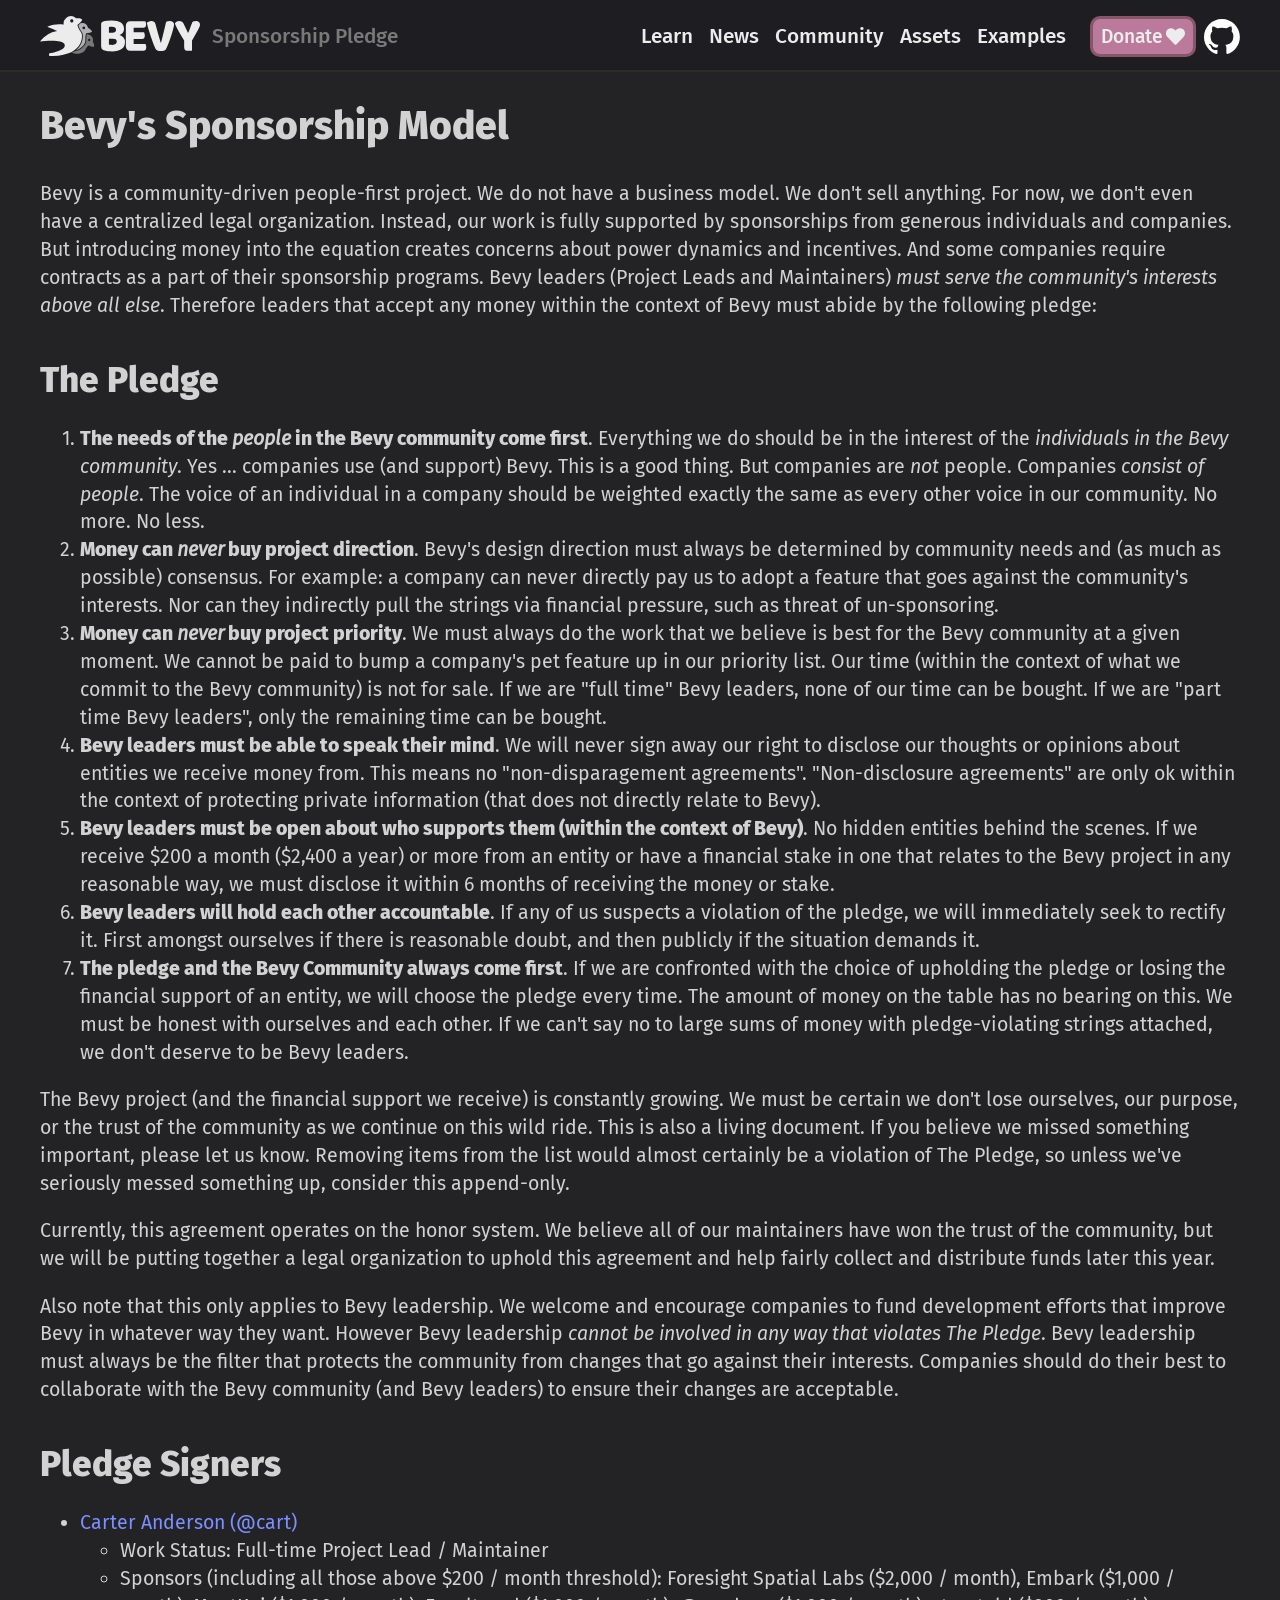
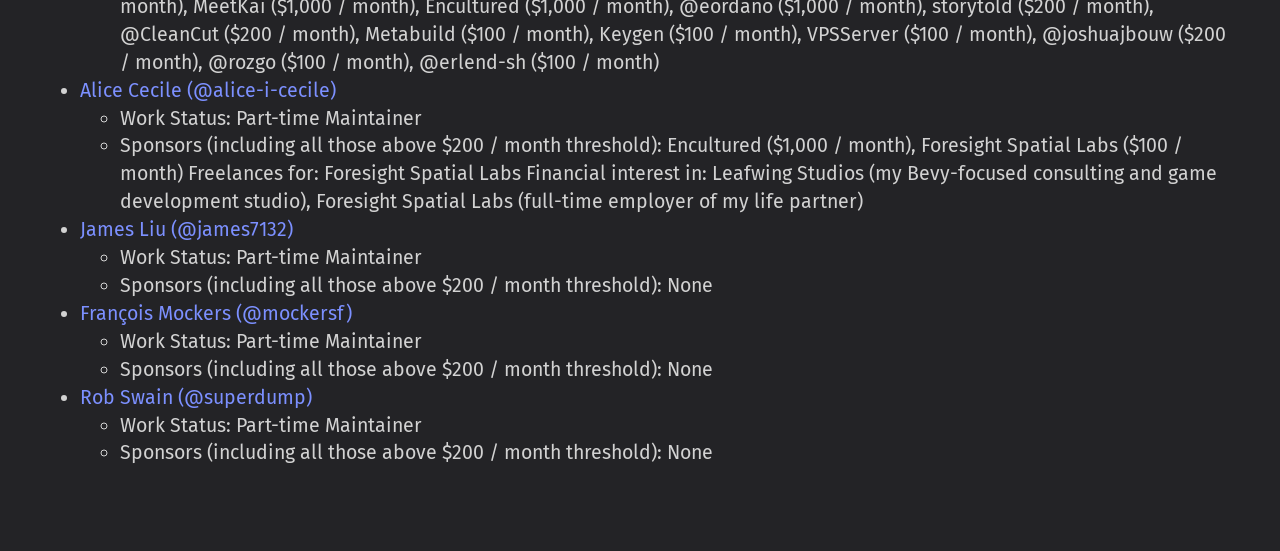
<file: sponsorship-pledge/index.html>
<!doctype html>
<html lang="en">
    <head>
        <meta charset="UTF-8">
        <meta name='viewport' content="width=device-width, initial-scale=1" />
        <meta property="og:title" content="Bevy Sponsorship Pledge" />
        <meta property="og:type" content="website" />
        <meta property="og:url" content="https://bevyengine.org&#x2F;&#x2F;sponsorship-pledge&#x2F;" />
        <meta property="og:image" content="https://bevyengine.org/assets/bevy_logo_fill.png" />
        <meta property="og:description" content="Bevy is a refreshingly simple data-driven game engine built in Rust. It is free and open-source forever!" />
        <link rel="shortcut icon" type="image/png" href="/assets/favicon.png">
        <link rel="stylesheet" href="/site.css" />
        <link href="/atom.xml" rel="alternate" type="application/atom+xml" />
        <title>Bevy Sponsorship Pledge</title>
         
    </head>
    <body>
        <div class="layout">
            <input id="mobile-menu-state" class="hidden" type="checkbox">
            <header class="layout__header header" data-mobile-menu-state-container>
                <div class="header__content">
                    <label class="main-menu-backdrop" for="mobile-menu-state"></label>
                    <label class="header__hamburger button-square button-square--header" for="mobile-menu-state">
                        <img src="/assets/icon-hamburger.svg">
                    </label>
                    <div class="header__left-block">
                        <a class="header__logo" href="/">
                            <img class="logo" src="/assets/bevy_logo_dark.svg" alt="Bevy Engine">
                        </a>
                        <div class="header__message">
                            
                                Sponsorship Pledge
                            
                        </div>
                    </div>
                    
                    <nav class="header__menu main-menu " role="navigation" data-page-menu-switch-state-container>
                        <div class="main-menu__header">
                            <a href="/">
                                <img class="logo" src="/assets/bevy_logo_dark.svg" alt="Bevy Engine">
                            </a>
                            <label class="button-square button-square--header" for="mobile-menu-state">
                                <img src="/assets/icon-times.svg">
                            </label>
                        </div>
                        
                        <div class="main-menu__content">
                            <div class="main-menu__page-menu">
                                
                            </div>
                            <ul class="main-menu__menu">
                                
    
    

    
        
    

    
    
    

    

    <li class="main-menu__entry main-menu__entry--getting-started">
        <a href="&#x2F;learn&#x2F;book&#x2F;getting-started&#x2F;" class="main-menu__link">
            <span>Getting Started</span>
        </a>
    </li>

                                
    
    

    
        
    

    
    
    

    

    <li class="main-menu__entry ">
        <a href="&#x2F;learn" class="main-menu__link">
            <span>Learn</span>
        </a>
    </li>

                                
    
    

    
        
    

    
    
    

    

    <li class="main-menu__entry ">
        <a href="&#x2F;news" class="main-menu__link">
            <span>News</span>
        </a>
    </li>

                                
    
    

    
        
    

    
    
    

    

    <li class="main-menu__entry ">
        <a href="&#x2F;community" class="main-menu__link">
            <span>Community</span>
        </a>
    </li>

                                
    
    

    
        
    

    
    
    

    

    <li class="main-menu__entry ">
        <a href="&#x2F;assets" class="main-menu__link">
            <span>Assets</span>
        </a>
    </li>

                                
    
    

    
        
    

    
    
    

    

    <li class="main-menu__entry ">
        <a href="&#x2F;examples" class="main-menu__link">
            <span>Examples</span>
        </a>
    </li>

                                
                            </ul>
                        </div>
                    </nav>
                    <div class="header__cta-container">
                        <a class="button button--pink header__cta" href="/community/donate">Donate <img class="button__icon" src="/assets/heart.svg" alt="heart icon"/></a>
                        <a class="header__cta header__cta--github" href="https://github.com/bevyengine/bevy">
                            <img src="/assets/github-mark-white.svg" alt="GitHub repo">
                        </a>
                    </div>
                </div>
            </header>
            <main class="layout__content">
                <div class="container">
                    
                        
    
        
        
    

    

                    
                    
<div class="media-content">

    <h1>Bevy's Sponsorship Model</h1>

    Bevy is a community-driven people-first project. We do not have a business model. We don't sell anything. For now,
    we don't even have a centralized legal organization. Instead, our work is fully supported by sponsorships from
    generous individuals and companies. But introducing money into the equation creates concerns about power dynamics
    and incentives. And some companies require contracts as a part of their sponsorship programs. Bevy leaders (Project
    Leads and Maintainers) <i>must serve the community's interests above all else</i>. Therefore leaders that accept any
    money within the context of Bevy must abide by the following pledge:

    <h2>The Pledge</h2>

    <ol>
        <li>
            <b>The needs of the <i>people</i> in the Bevy community come first</b>. Everything we do should be in the
            interest of the <i>individuals in the Bevy community</i>. Yes ... companies use (and support) Bevy. This is
            a good thing. But companies are <i>not</i> people. Companies <i>consist of people</i>. The voice of an
            individual in a company should be weighted exactly the same as every other voice in our community. No more.
            No less.
        </li>
        <li>
            <b>Money can <i>never</i> buy project direction</b>. Bevy's design direction must always be determined by
            community needs and (as much as possible) consensus. For example: a company can never directly pay us to
            adopt a feature that goes against the community's interests. Nor can they indirectly pull the strings via
            financial pressure, such as threat of un-sponsoring.
        </li>
        <li>
            <b>Money can <i>never</i> buy project priority</b>. We must always do the work that we believe is best for
            the Bevy community at a given moment. We cannot be paid to bump a company's pet feature up in our priority
            list. Our time (within the context of what we commit to the Bevy community) is not for sale. If we are "full
            time" Bevy leaders, none of our time can be bought. If we are "part time Bevy leaders", only the remaining
            time can be bought.
        </li>
        <li>
            <b>Bevy leaders must be able to speak their mind</b>. We will never sign away our right to disclose our
            thoughts or opinions about entities we receive money from. This means no "non-disparagement agreements".
            "Non-disclosure agreements" are only ok within the context of protecting private information (that does not
            directly relate to Bevy).
        </li>
        <li>
            <b>Bevy leaders must be open about who supports them (within the context of Bevy)</b>. No hidden entities
            behind the scenes. If we receive $200 a month ($2,400 a year) or more from an entity or have a financial
            stake in one that
            relates to the Bevy project in any reasonable way, we must disclose it within 6 months of receiving the
            money or stake.
        </li>
        <li>
            <b>Bevy leaders will hold each other accountable</b>. If any of us suspects a violation of the pledge, we
            will immediately seek to rectify it. First amongst ourselves if there is reasonable doubt, and then publicly
            if the situation demands it.
        </li>
        <li>
            <b>The pledge and the Bevy Community always come first</b>. If we are confronted with the choice of
            upholding the pledge or losing the financial support of an entity, we will choose the pledge every time. The
            amount of money on the table has no bearing on this. We must be honest with ourselves and each other. If we
            can't say no to large sums of money with pledge-violating strings attached, we don't deserve to be Bevy
            leaders.
        </li>
    </ol>

    <p>
        The Bevy project (and the financial support we receive) is constantly growing. We must be certain we don't lose
        ourselves, our purpose, or the trust of the community as we continue on this wild ride. This is also a living
        document. If you believe we missed something important, please let us know. Removing items from the list would
        almost certainly be a violation of The Pledge, so unless we've seriously messed something up, consider this
        append-only.
    </p>

    <p>
        Currently, this agreement operates on the honor system. We believe all of our maintainers have won the trust of
        the community, but we will be putting together a legal organization to uphold this agreement and help fairly
        collect and distribute funds later this year.
    </p>

    <p>
        Also note that this only applies to Bevy leadership. We welcome and encourage companies to fund development
        efforts that improve Bevy in whatever way they want. However Bevy leadership <i>cannot be involved in any way
            that violates The Pledge</i>. Bevy leadership must always be the filter that protects the community from
        changes that go against their interests. Companies should do their best to collaborate with the Bevy community
        (and Bevy leaders) to ensure their changes are acceptable.
    </p>

    <h2>Pledge Signers</h2>
    <ul>
        <li>
            <a href="https://github.com/sponsors/cart">Carter Anderson (@cart)</a>
            <ul>
                <li>Work Status: Full-time Project Lead / Maintainer</li>
                <li>Sponsors (including all those above $200 / month threshold): Foresight
                    Spatial Labs
                    ($2,000 / month), Embark ($1,000 / month), MeetKai ($1,000 / month), Encultured ($1,000 / month), @eordano ($1,000 / month),
                    storytold ($200 / month), @CleanCut ($200 / month), Metabuild ($100 / month), Keygen ($100 / month),
                    VPSServer ($100 / month), @joshuajbouw ($200 / month), @rozgo ($100 / month), @erlend-sh ($100 / month)</li>
            </ul>
        </li>
        <li>
            <a href="https://github.com/sponsors/alice-i-cecile">Alice Cecile (@alice-i-cecile)</a>
            <ul>
                <li>Work Status: Part-time Maintainer</li>
                <li>Sponsors (including all those above $200 / month threshold): Encultured ($1,000 / month), Foresight
                    Spatial Labs ($100 / month)
                    Freelances for: Foresight Spatial Labs
                    Financial interest in: Leafwing Studios (my Bevy-focused consulting and game development studio),
                    Foresight Spatial Labs (full-time employer of my life partner)
                </li>
            </ul>
        </li>
        <li>
            <a href="https://github.com/sponsors/james7132">James Liu (@james7132)</a>
            <ul>
                <li>Work Status: Part-time Maintainer</li>
                <li>Sponsors (including all those above $200 / month threshold): None</li>
            </ul>
        </li>
        <li>
            <a href="https://github.com/sponsors/mockersf">François Mockers (@mockersf)</a>
            <ul>
                <li>Work Status: Part-time Maintainer</li>
                <li>Sponsors (including all those above $200 / month threshold): None</li>
            </ul>
        </li>
        <li>
            <a href="https://github.com/superdump">Rob Swain (@superdump)</a>
            <ul>
                <li>Work Status: Part-time Maintainer</li>
                <li>Sponsors (including all those above $200 / month threshold): None</li>
            </ul>
        </li>
    </ul>
</div>

                </div>
            </main>
        </div>
        <script>
            const search_params = new URLSearchParams(window.location.search);
            if (search_params.has("show_drafts") || document.cookie.indexOf("show_drafts") >= 0) {
                if (search_params.get("show_drafts") === "0") {
                    document.cookie = "show_drafts=;path=/;expires=Thu, 01 Jan 1970 00:00:00 UTC";
                } else {
                    document.cookie = "show_drafts=1;path=/"
                    document.body.classList.add('show_drafts');
                }
            }
        </script>
    </body>
</html>
</file>
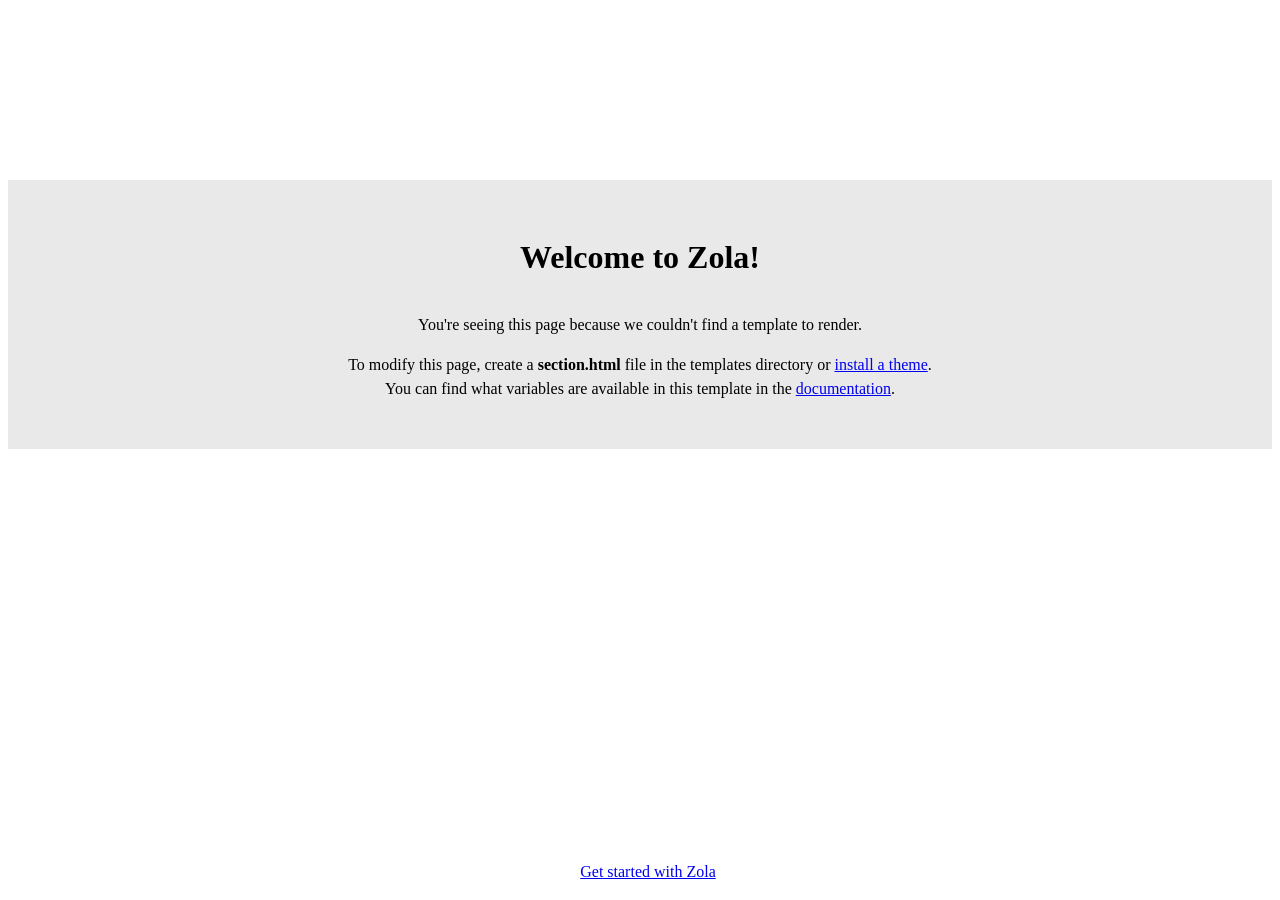
<file: assets/apps/index.html>
<html>
    <head>
        <title>Zola</title>
    </head>
    <body>
        <div class="container">
            <h1>Welcome to Zola!</h1>
            <p>
                You're seeing this page because we couldn't find a template to render.
            </p>
            <p>
                To modify this page, create a <b>section.html</b> file in the templates directory or
                <a href="https://www.getzola.org/documentation/themes/installing-and-using-themes/" target="_blank">install a theme</a>.
                <br>
                You can find what variables are available in this template in the <a href="https:&#x2F;&#x2F;www.getzola.org&#x2F;documentation&#x2F;templates&#x2F;pages-sections&#x2F;#section-variables" target="_blank">documentation</a>.
            </p>
        </div>
        <footer>
            <a href="https://www.getzola.org/documentation/getting-started/cli-usage/" target="_blank">Get started with Zola</a>
        </footer>
        <style>
            html {
                line-height: 1.5;
            }
            h1 {
                margin-bottom: 2rem;
            }
            .container {
                font-family: "sans-serif";
                text-align: center;
                margin-top: 20vh;
                padding: 2rem;
                background: #e9e9e9;
            }
            footer {
                position: fixed;
                width: 100%;
                bottom: 1rem;
                text-align: center;
            }
        </style>
    </body>
</html>
</file>
<file: site.css>
:root{--header-height: 60px;--scroll-padding-top: calc(var(--header-height) + 16px)}@media (min-width: 992px){:root{--header-height: 72px}}@font-face{font-family:'Fira Mono';font-style:normal;font-weight:400;src:url("../fonts/fira-mono-v8-latin-regular.eot");src:local("Fira Mono Regular"),local("FiraMono-Regular"),url("../fonts/fira-mono-v8-latin-regular.eot?#iefix") format("embedded-opentype"),url("../fonts/fira-mono-v8-latin-regular.woff2") format("woff2"),url("../fonts/fira-mono-v8-latin-regular.woff") format("woff"),url("../fonts/fira-mono-v8-latin-regular.ttf") format("truetype"),url("../fonts/fira-mono-v8-latin-regular.svg#FiraMono") format("svg")}@font-face{font-family:'Fira Sans';font-style:normal;font-weight:300;src:url("/assets/fonts/fira-sans-v10-latin-300.eot");src:local("Fira Sans Light"),local("FiraSans-Light"),url("/assets/fonts/fira-sans-v10-latin-300.eot?#iefix") format("embedded-opentype"),url("/assets/fonts/fira-sans-v10-latin-300.woff2") format("woff2"),url("/assets/fonts/fira-sans-v10-latin-300.woff") format("woff"),url("/assets/fonts/fira-sans-v10-latin-300.ttf") format("truetype"),url("/assets/fonts/fira-sans-v10-latin-300.svg#FiraSans") format("svg")}@font-face{font-family:'Fira Sans';font-style:normal;font-weight:400;src:url("/assets/fonts/fira-sans-v10-latin-regular.eot");src:local("Fira Sans Regular"),local("FiraSans-Regular"),url("/assets/fonts/fira-sans-v10-latin-regular.eot?#iefix") format("embedded-opentype"),url("/assets/fonts/fira-sans-v10-latin-regular.woff2") format("woff2"),url("/assets/fonts/fira-sans-v10-latin-regular.woff") format("woff"),url("/assets/fonts/fira-sans-v10-latin-regular.ttf") format("truetype"),url("/assets/fonts/fira-sans-v10-latin-regular.svg#FiraSans") format("svg")}@font-face{font-family:'Fira Sans';font-style:italic;font-weight:400;src:url("/assets/fonts/fira-sans-v10-latin-italic.eot");src:local("Fira Sans Italic"),local("FiraSans-Italic"),url("/assets/fonts/fira-sans-v10-latin-italic.eot?#iefix") format("embedded-opentype"),url("/assets/fonts/fira-sans-v10-latin-italic.woff2") format("woff2"),url("/assets/fonts/fira-sans-v10-latin-italic.woff") format("woff"),url("/assets/fonts/fira-sans-v10-latin-italic.ttf") format("truetype"),url("/assets/fonts/fira-sans-v10-latin-italic.svg#FiraSans") format("svg")}@font-face{font-family:'Fira Sans';font-style:normal;font-weight:500;src:url("/assets/fonts/fira-sans-v10-latin-500.eot");src:local("Fira Sans Medium"),local("FiraSans-Medium"),url("/assets/fonts/fira-sans-v10-latin-500.eot?#iefix") format("embedded-opentype"),url("/assets/fonts/fira-sans-v10-latin-500.woff2") format("woff2"),url("/assets/fonts/fira-sans-v10-latin-500.woff") format("woff"),url("/assets/fonts/fira-sans-v10-latin-500.ttf") format("truetype"),url("/assets/fonts/fira-sans-v10-latin-500.svg#FiraSans") format("svg")}@font-face{font-family:'Fira Sans';font-style:normal;font-weight:800;src:url("/assets/fonts/fira-sans-v10-latin-800.eot");src:local("Fira Sans ExtraBold"),local("FiraSans-ExtraBold"),url("/assets/fonts/fira-sans-v10-latin-800.eot?#iefix") format("embedded-opentype"),url("/assets/fonts/fira-sans-v10-latin-800.woff2") format("woff2"),url("/assets/fonts/fira-sans-v10-latin-800.woff") format("woff"),url("/assets/fonts/fira-sans-v10-latin-800.ttf") format("truetype"),url("/assets/fonts/fira-sans-v10-latin-800.svg#FiraSans") format("svg")}html{color:#ececec;color-scheme:dark;font-family:'Fira Sans', sans-serif;font-size:.875rem;background-color:#1e1e22;scroll-padding-top:var(--scroll-padding-top)}html *{box-sizing:border-box;-webkit-tap-highlight-color:transparent;outline:none}@media (min-width: 768px){html{font-size:1rem}}body{padding:0;margin:0}.hidden{display:none}*:focus-visible{border-radius:5px;outline:solid #b1d9ff 3px}.section{display:block;font-size:1.4rem;overflow-x:hidden}.padded-content{padding:16px 0}@media (min-width: 992px){.padded-content{padding:24px 0}}.warning{color:#c8c864}body:not(.show_drafts) .public_draft:not(.active_draft){display:none !important}.public_draft>div>a{color:#c8c864 !important}.draft-header{margin-bottom:0.5rem}.anchor-link,.anchor-link:focus,.anchor-link:hover,.anchor-link:active,.anchor-link:hover,.anchor-link:link,.anchor-link:visited{margin-left:0.3rem;color:#505050;text-shadow:none;font-weight:500}.bevy-instance{position:relative}.bevy-instance__progress-status{display:flex;flex-direction:column;position:absolute;bottom:50%;left:50%;width:250px;transform:translateX(-50%)}.bevy-instance__progress-status:empty{display:none}.bevy-instance__progress-file{margin-bottom:4px;font-weight:normal;text-shadow:1px 1px 1px #000;font-size:0.85rem;word-break:break-all}.bevy-instance__progress-track{width:100%;height:4px;border-radius:4px;background-color:#555}.bevy-instance__progress-track:not(:last-child){margin-bottom:2px}.bevy-instance__progress-bar{height:4px;min-width:4px;background-color:#799bbb;border-radius:4px;width:0px}.bevy-instance__progress-bar--indeterminate{background-image:linear-gradient(131deg, #799bbb 25%, #597899 25%, #597899 50%, #799bbb 50%, #799bbb 75%, #597899 75%, #597899 100%);background-size:26.50px 30.49px;animation-duration:1s;animation-fill-mode:forwards;animation-iteration-count:infinite;animation-name:bg-animation;animation-timing-function:linear}@keyframes bg-animation{0%{background-position:0px 0}100%{background-position:-26.5px 0}}.bevy-instance__canvas{width:100% !important;height:auto !important;border-radius:10px;background:#2b2c2f}.docs-footer{--docs-footer-gap: 12px;margin:32px 0}@media (min-width: 768px){.docs-footer{--docs-footer-gap: 20px}}.docs-footer__nav{display:grid;gap:var(--docs-footer-gap);padding:var(--docs-footer-gap) 0;grid-template-columns:1fr;grid-template-areas:'next' 'prev'}@media (min-width: 768px){.docs-footer__nav{grid-template-columns:1fr 1fr;grid-template-areas:'prev next'}}.docs-footer__link{display:flex;border:2px solid #2f3033;border-radius:8px;padding:16px 8px}.docs-footer__link,.docs-footer__link:focus,.docs-footer__link:hover,.docs-footer__link:active .docs-footer__link:link,.docs-footer__link:visited{text-decoration:none;color:#9b9b9d}.docs-footer__link:hover{background-color:rgba(236,236,236,0.01);color:#ececec}.docs-footer__link:hover .docs-footer__dir{color:#999}.docs-footer__link--prev{grid-area:prev;flex-direction:row-reverse;padding-left:16px}.docs-footer__link--prev .docs-footer__label{padding:0 8px 0 12px}.docs-footer__link--next{grid-area:next;text-align:right;padding-right:16px}.docs-footer__link--next .docs-footer__label{padding:0 12px 0 8px}.docs-footer__label{flex-grow:1;font-size:1.125rem;line-height:1.3}.docs-footer__dir{margin-bottom:4px;color:#666;text-transform:uppercase;font-size:0.8rem;line-height:1;letter-spacing:0.1em}.docs-footer__chevron{align-self:center}.docs-footer__edit-wrapper{border-top:2px solid #2f3033;text-align:center;padding-top:var(--docs-footer-gap)}.docs-footer__edit{display:inline-flex;align-items:center;padding:8px;font-size:0.9rem}.docs-footer__edit,.docs-footer__edit:focus,.docs-footer__edit:hover,.docs-footer__edit:active .docs-footer__edit:link,.docs-footer__edit:visited{text-decoration:none;color:#555}.docs-footer__edit:hover{color:#aaa}.docs-footer__edit .icon{margin-right:4px}.button-square{display:flex;align-items:center;justify-content:center;position:relative;cursor:pointer}.button-square:hover:before{content:'';position:absolute;top:8px;right:8px;bottom:8px;left:8px;background-color:rgba(236,236,236,0.05);border-radius:10px}.button-square--header{width:calc(var(--header-height) - 8px);height:var(--header-height)}.button{display:inline-flex;align-items:center;background-color:#799bbb;border:3px solid #576f86;padding:6px 8px;border-radius:10px;font-size:1.2rem;font-weight:500;transition:transform 100ms}.button:hover{background-color:#6f93b6}.button:active{transform:translateY(2px)}.button,.button:hover,.button:visited{color:#ececec;text-decoration:none}.button__icon{height:1.1em;vertical-align:middle;margin-left:0.2em;font-size:0.9em}.button--pink{background-color:#bb799c;border-color:#865767}.button--pink:hover{background-color:#b66f95}.card{display:block;overflow:hidden;border-radius:10px;border:2px solid #383838;background-color:#2b2c2f;text-decoration:none;flex-direction:left;height:12rem;font-style:normal;position:relative}.card:hover{background-color:#2f3033;border:2px solid #6b6b6b}.card-profile-picture{position:absolute;right:0px;top:0px;height:2.0em;width:2.0em;border-radius:0px 10px 0px 10px;overflow:hidden;display:flex}.card-social-icon{position:relative;top:0.2rem;width:1rem;height:1rem}.card-sponsor-icon{fill:#bb799c}.card-image{width:30%;overflow:hidden;object-fit:cover;display:flex;background-color:#1b1b1b;border-top-left-radius:10px;border-bottom-left-radius:10px;align-content:center;justify-content:center;float:left;height:100%;margin-right:0px}.centered-card-image{display:block;align-self:center;height:85%;max-width:85%;border-radius:10px}.card-text{padding-top:0.8rem;padding-bottom:0.8rem;padding-left:1.2rem;padding-right:1.2rem;overflow:hidden;text-overflow:ellipsis}.card-text-dense{line-height:1.0rem}.card-subtitle{display:block;font-weight:200;font-size:1.4rem;font-style:italic;color:#8f8f8f;text-decoration:none}.card-description{display:block;position:relative;font-weight:300;font-size:1.3rem;color:#ececec;text-decoration:none;margin-top:0.4rem;overflow:hidden;text-overflow:ellipsis;height:100px}.card-title{display:block;font-weight:500;font-size:2.0rem;color:#ececec;font-style:normal;text-decoration:none}.card-image-default{display:flex;height:100%;margin-left:auto;margin-right:auto;align-items:center}.card-dense{padding:0.8rem}.container{--container-padding: 8px;width:100%;max-width:calc(1200px + var(--container-padding) * 2);margin:0 auto;padding:0 var(--container-padding)}@media (min-width: 992px){.container{--container-padding: 16px}}.example{padding:0 16px}.example__header{display:grid;gap:8px;margin:16px 0 8px;align-items:baseline;grid-template-columns:1fr 1fr;grid-template-areas:'title title' 'back  github'}@media (min-width: 768px){.example__header{margin:24px 0 8px;grid-template-areas:'back title github';grid-template-columns:150px 1fr 150px}}.example__title{grid-area:title;margin:0;font-size:1.75rem;text-align:center}.example__back,.example__github{font-size:1rem}.example__back,.example__back:focus,.example__back:hover,.example__back:active .example__back:link,.example__back:visited,.example__github,.example__github:focus,.example__github:hover,.example__back:active .example__github:link,.example__github:visited,.example__github:active .example__back:link,.example__github:active .example__github:link{text-decoration:none;color:#aaa}.example__back:hover,.example__github:hover{color:#ececec}.example__back{grid-area:back}.example__github{grid-area:github;text-align:right}.header{padding-right:8px}@media (min-width: 992px){.header{padding:0 16px}}.header__content{width:100%;max-width:1200px;height:var(--header-height);display:flex;align-items:center;justify-content:space-between;margin:0 auto}.header__hamburger{flex-shrink:0}@media (min-width: 992px){.header__hamburger{display:none}}.header__left-block{display:flex;align-items:center;margin-right:auto}.header__logo{display:flex;align-items:center}.header__message{display:none;font-size:1.28rem;font-weight:500;color:#797979;margin-left:12px;white-space:nowrap}@media (min-width: 550px){.header__message{display:block}}@media (min-width: 1200px){.header__message{font-size:1.3rem}}.header__message:empty{display:none}.header__cta-container{display:flex;align-items:center;margin-left:16px}.header__cta{flex-shrink:0}.header__cta:not(:last-child){margin-right:8px}.header__cta--github{display:flex;align-items:center;justify-content:center}.header__cta--github img{height:30px}@media (min-width: 768px){.header__cta--github img{height:35px}}.header__cta--github:hover{filter:brightness(80%)}.icon{--icon-height: 1.2em;display:inline-block;background-color:currentColor;vertical-align:text-bottom;-webkit-mask-repeat:no-repeat;mask-repeat:no-repeat;-webkit-mask-size:contain;mask-size:contain;-webkit-mask-position:center;mask-position:center}.icon--chevron-down{height:var(--icon-height);width:calc(var(--icon-height) * .625);-webkit-mask-image:url("/assets/icon-chevron-down.svg");mask-image:url("/assets/icon-chevron-down.svg")}.icon--chevron-left{height:var(--icon-height);width:calc(var(--icon-height) * .375);-webkit-mask-image:url("/assets/icon-chevron-left.svg");mask-image:url("/assets/icon-chevron-left.svg")}.icon--chevron-right{height:var(--icon-height);width:calc(var(--icon-height) * .375);-webkit-mask-image:url("/assets/icon-chevron-right.svg");mask-image:url("/assets/icon-chevron-right.svg")}.icon--github{height:var(--icon-height);width:calc(var(--icon-height) * 1);-webkit-mask-image:url("/assets/icon-github.svg");mask-image:url("/assets/icon-github.svg")}.icon--pencil{height:var(--icon-height);width:calc(var(--icon-height) * .79167);-webkit-mask-image:url("/assets/icon-pencil.svg");mask-image:url("/assets/icon-pencil.svg")}.icon--times{height:var(--icon-height);width:calc(var(--icon-height) * .66667);-webkit-mask-image:url("/assets/icon-times.svg");mask-image:url("/assets/icon-times.svg")}.item-grid{display:grid;grid-template-columns:1fr;gap:16px}@media (min-width: 768px){.item-grid--two-cols{grid-template-columns:1fr 1fr}}.item-grid--multi-cols{grid-template-columns:repeat(auto-fill, minmax(270px, 1fr))}.layout{min-height:100vh;display:flex;flex-direction:column}.layout__header{position:fixed;top:0px;width:100%;height:var(--header-height);background-color:#1e1e22;border-bottom:2px solid #2c2c2d;z-index:800}.layout__content{width:100%;padding-top:var(--header-height);padding-bottom:64px;flex-grow:1;background-color:#232326}#mobile-menu-state:checked+[data-mobile-menu-state-container] .layout{height:100%;overflow:hidden}.link-card{display:block;overflow:hidden;border-radius:10px;border:2px solid #383838;background-color:#2b2c2f;text-decoration:none;overflow:hidden}.link-card:hover{background-color:#2f3033;border:2px solid #6b6b6b}@media (min-width: 480px){.link-card{min-height:12rem;position:relative;display:grid;grid-template-columns:30% 1fr;grid-template-areas:"xxx content"}}.link-card__img-wrapper{display:flex;align-items:center;justify-content:center;background-color:#1b1b1b;padding:1rem}@media (min-width: 480px){.link-card__img-wrapper{position:absolute;top:0px;bottom:0px;left:0px;right:70%}}.link-card__img{max-width:100%;max-height:150px;object-fit:contain;border-radius:10px}@media (min-width: 480px){.link-card__img{max-height:100%}}.link-card__img--small{max-width:calc(min(100%, 80px))}.link-card__content{padding:0.8rem 1.2rem;grid-area:content;display:flex;flex-direction:column;justify-content:center}.link-card__title{margin:0;line-height:1.1;font-size:2.0rem;font-weight:500;color:#ececec;font-style:normal;margin-bottom:4px}.link-card__subtitle{font-size:1.4rem;font-weight:200;font-style:italic;color:#8f8f8f}.link-card__description{margin:0.4rem 0 0;font-size:1.3rem;font-weight:300;color:#ececec;text-decoration:none}.link-card__description--ellipsis{overflow:hidden;display:-webkit-box;-webkit-line-clamp:5;-webkit-box-orient:vertical}@media (min-width: 480px){.link-card__description--ellipsis{overflow:hidden;display:-webkit-box;-webkit-line-clamp:3;-webkit-box-orient:vertical}}.logo{height:28px}@media (min-width: 992px){.logo{height:40px}}.main-menu-backdrop{visibility:hidden;position:fixed;top:0px;left:0px;width:100%;height:100%;z-index:900;background-color:rgba(0,0,0,0.2);cursor:pointer;opacity:0.0;transition:opacity 500ms}#mobile-menu-state:checked+[data-mobile-menu-state-container] .main-menu-backdrop{visibility:visible;opacity:1.0}.main-menu__menu{display:flex;margin:0;padding:0}.main-menu__entry{list-style:none}.main-menu__link{display:flex;align-items:center;justify-content:center;position:relative;height:var(--header-height);font-size:1.3rem;font-weight:500;text-decoration:none}.main-menu__link,.main-menu__link:visited,.main-menu__link:active{color:#ececec}.main-menu__link:hover{color:#b1d9ff}.main-menu__link--active,.main-menu__link--active:visited,.main-menu__link--active:active{color:#b1d9ff}.main-menu__link:focus-visible{outline:none}.main-menu__link:focus-visible span{border-radius:5px;outline:solid #b1d9ff 3px}@media (max-width: 991px){.main-menu{--main-menu-switch-height: 0px;position:fixed;top:0px;left:-300px;width:300px;bottom:-60px;padding-bottom:60px;background-color:#1e1e22;z-index:1000;transform:translateX(0);opacity:0.0;transition:transform 250ms, opacity 250ms;box-shadow:0px 0px 16px rgba(0,0,0,0.3)}.main-menu--with-page-menu{--main-menu-switch-height: 56px}.main-menu--with-page-menu .main-menu__page-menu-switch{display:block}.main-menu__header{display:flex;align-items:center;justify-content:space-between;padding-left:8px;height:var(--header-height);background-color:#232326;border-bottom:2px solid #313131}.main-menu__header a{display:flex;align-items:center}.main-menu__page-menu-switch{display:none;padding:8px 8px 0 8px;height:var(--main-menu-switch-height)}.main-menu__content{position:relative;height:calc(100% - var(--header-height) - var(--main-menu-switch-height));overflow-x:hidden}.main-menu__menu,.main-menu__page-menu{overflow-y:auto;height:100%;position:absolute;top:0px;bottom:0px;left:0px;right:0px;transition:transform 250ms}.main-menu__menu{display:flex;flex-direction:column;padding:8px;transform:translateX(0px)}.main-menu__page-menu{margin:0;padding:8px;transform:translateX(300px)}.main-menu__link:hover{background-color:rgba(236,236,236,0.05);border-radius:10px}}@media (max-width: 991px){#mobile-menu-state:checked+[data-mobile-menu-state-container] .main-menu{transform:translateX(300px);opacity:1.0}#page-menu-switch-state:checked+[data-page-menu-switch-state-container] .main-menu__menu{transform:translateX(-300px)}#page-menu-switch-state:checked+[data-page-menu-switch-state-container] .main-menu__page-menu{transform:translateX(0px)}}@media (min-width: 992px){.main-menu__header,.main-menu__page-menu-switch,.main-menu__page-menu,.main-menu__entry--getting-started{display:none}.main-menu__link{display:flex;align-items:center;justify-content:center;padding:0 8px;height:var(--header-height);font-size:1.3rem;font-weight:500;text-decoration:none}}.menu-switch{position:relative;display:grid;grid-template-columns:1fr 1fr;gap:4px;border-radius:40px;background-color:rgba(236,236,236,0.05);padding:4px;height:40px;cursor:pointer;user-select:none}.menu-switch::before{content:'';position:absolute;top:4px;left:4px;height:32px;width:calc(50% - 8px);border-radius:32px;background-color:#1e1e22;z-index:0;transition:transform 250ms}.menu-switch__option{display:flex;align-items:center;justify-content:center;position:relative;height:32px;border-radius:32px;z-index:1}.menu-switch__option--main-menu{opacity:1.0}.menu-switch__option--page-menu{opacity:0.5}#page-menu-switch-state:checked+[data-page-menu-switch-state-container] .menu-switch::before{transform:translateX(calc(100% + 8px))}#page-menu-switch-state:checked+[data-page-menu-switch-state-container] .menu-switch__option--main-menu{opacity:0.5}#page-menu-switch-state:checked+[data-page-menu-switch-state-container] .menu-switch__option--page-menu{opacity:1.0}.page-with-menu{display:grid;grid-gap:24px;grid-template-columns:1fr;grid-template-areas:'content';margin-top:12px}@media (min-width: 992px){.page-with-menu{margin-top:24px;grid-template-columns:250px 1fr;grid-template-areas:'menu content'}}.page-with-menu__menu-wrapper{grid-area:menu;display:none;position:relative}@media (min-width: 992px){.page-with-menu__menu-wrapper{display:block}}.page-with-menu__menu{scrollbar-width:thin;scrollbar-color:rgba(236,236,236,0.2) transparent;position:sticky;top:calc(var(--header-height) + 24px);height:calc(100vh - var(--header-height) - 48px);overflow-y:auto;padding-bottom:24px}.page-with-menu__menu::-webkit-scrollbar-track{background-color:transparent}.page-with-menu__menu::-webkit-scrollbar{width:4px;background-color:transparent}.page-with-menu__menu::-webkit-scrollbar-thumb{background-color:rgba(236,236,236,0.2);border-radius:4px}.page-with-menu__content{grid-area:content;overflow-x:hidden}@media (min-width: 992px){.page-with-menu--news{grid-template-columns:1fr 250px;grid-template-areas:'content menu'}}.sponsors{width:100%;max-width:800px;margin:0 auto}.sponsors:not(:last-child){margin-bottom:56px}.sponsors__title{font-size:2.8rem;margin-bottom:-10px}.sponsors__amount{font-size:1.2rem}.sponsors__content{display:flex;flex-direction:column;justify-content:center;align-items:center;max-width:600px;margin:0 auto}@media (min-width: 992px){.sponsors__content{max-width:none;flex-direction:row;flex-wrap:wrap}}.sponsors__link{display:block;margin:0 0 16px}@media (min-width: 992px){.sponsors__link{margin:0 24px 24px}}.sponsors__logo{object-fit:contain}.sponsors--patron .sponsors__title{color:#ececec}.sponsors--patron .sponsors__amount{color:#ececec}.sponsors--patron .sponsors__logo{width:100%;max-height:190px}.sponsors--diamond .sponsors__title{color:#a3daeb}.sponsors--diamond .sponsors__amount{color:#a3daeb}.sponsors--diamond .sponsors__logo{width:100%;max-height:120px}.sponsors--platinum .sponsors__title{color:#ececec}.sponsors--platinum .sponsors__amount{color:#ececec}.sponsors--platinum .sponsors__logo{width:100%;max-height:100px}.sponsors--gold .sponsors__title{color:#d2be4a}.sponsors--gold .sponsors__amount{color:#d2be4a}.sponsors--gold .sponsors__logo{width:100%;max-height:90px}.sponsors--silver .sponsors__title{color:#bbb}.sponsors--silver .sponsors__amount{color:#bbb}.sponsors--silver .sponsors__logo{width:100%;max-height:80px}.sponsors--bronze .sponsors__title{color:#9f7d6c}.sponsors--bronze .sponsors__amount{color:#9f7d6c}.sponsors--bronze .sponsors__logo{width:100%;max-height:60px}.past-sponsors-title{font-size:2.8rem;margin-bottom:16px}.z-code{color:#c0c5ce;background-color:#2b2c2f}div.incorrect{position:relative;background-color:#542326;border-left:10px solid darkred;border-radius:10px;padding-right:55px}div.incorrect .z-code,div.incorrect .z-code code{background-color:#542326}div.incorrect:hover{border-color:red}div.incorrect:hover img{filter:invert(10%) sepia(85%) saturate(7491%) hue-rotate(5deg) brightness(116%) contrast(114%)}div.incorrect-image{position:absolute;z-index:99;right:20px;top:10px}div.incorrect-image img{width:35px;height:35px;filter:invert(11%) sepia(57%) saturate(5143%) hue-rotate(350deg) brightness(118%) contrast(87%)}.z-variable.z-parameter.z-function{color:#c0c5ce}.z-comment,.z-punctuation.z-definition.z-comment{color:#65737e}.z-punctuation.z-definition.z-string,.z-punctuation.z-definition.z-variable,.z-punctuation.z-definition.z-string,.z-punctuation.z-definition.z-parameters,.z-punctuation.z-definition.z-string,.z-punctuation.z-definition.z-array{color:#c0c5ce}.z-none{color:#c0c5ce}.z-keyword.z-operator{color:#c0c5ce}.z-keyword{color:#c594c5ff}.z-variable{color:#c0c5ce}.z-entity.z-name.z-function,.z-meta.z-require,.z-support.z-function.z-any-method{color:#6699ccff}.z-support.z-class,.z-entity.z-name.z-class,.z-entity.z-name.z-type.z-class{color:#dfc479}.z-meta.z-class{color:#eff1f5}.z-keyword.z-other.z-special-method{color:#8fa1b3}.z-storage{color:#b48ead}.z-support.z-function{color:#6699ccff}.z-string,.z-constant.z-other.z-symbol,.z-entity.z-other.z-inherited-class{color:#9fc37f}.z-none{color:#e79e6d}.z-constant{color:#e79e6d}.z-entity.z-name.z-tag{color:#e05a67}.z-entity.z-other.z-attribute-name{color:#d08770}.z-entity.z-other.z-attribute-name.z-id,.z-punctuation.z-definition.z-entity{color:#8fa1b3}.z-meta.z-selector{color:#b48ead}.z-markup.z-heading .z-punctuation.z-definition.z-heading,.z-entity.z-name.z-section{color:#8fa1b3}.z-keyword.z-other.z-unit{color:#e79e6d}.z-markup.z-bold,.z-punctuation.z-definition.z-bold{color:#dfc479;font-weight:bold}.z-markup.z-italic,.z-punctuation.z-definition.z-italic{color:#b48ead;font-style:italic}.z-markup.z-raw.z-inline{color:#a3be8c}.z-string.z-other.z-link{color:#bf616a}.z-meta.z-link{color:#e79e6d}.z-markup.z-list{color:#bf616a}.z-markup.z-quote{color:#e79e6d}.z-meta.z-separator{color:#c0c5ce;background-color:#4f5b66}.z-markup.z-inserted,.z-markup.z-inserted.z-git_gutter{color:#a3be8c}.z-markup.z-deleted,.z-markup.z-deleted.z-git_gutter{color:#bf616a}.z-markup.z-changed,.z-markup.z-changed.z-git_gutter{color:#b48ead}.z-markup.z-ignored,.z-markup.z-ignored.z-git_gutter{color:#4f5b66}.z-markup.z-untracked,.z-markup.z-untracked.z-git_gutter{color:#4f5b66}.z-constant.z-other.z-color{color:#96b5b4}.z-string.z-regexp{color:#96b5b4}.z-constant.z-character.z-escape{color:#96b5b4}.z-punctuation.z-section.z-embedded,.z-variable.z-interpolation{color:#ab7967}.z-invalid.z-illegal{color:#2b303b;background-color:#bf616a}.z-markup.z-deleted.z-git_gutter{color:#f92672}.z-markup.z-inserted.z-git_gutter{color:#a6e22e}.z-markup.z-changed.z-git_gutter{color:#967efb}.z-markup.z-ignored.z-git_gutter{color:#565656}.z-markup.z-untracked.z-git_gutter{color:#565656}.z-meta.z-generic.z-rust,.z-entity.z-name.z-struct.z-rust,.z-entity.z-name.z-impl.z-rust{color:#dfc479}.z-punctuation.z-definition.z-generic.z-rust{color:#c0c5ce}.z-storage.z-type.z-function,.z-keyword.z-operator.z-rust,.z-storage.z-type.z-struct.z-rust,.z-punctuation.z-accessor.z-rust,.z-storage.z-modifier.z-rust{color:#c594c5ff}.z-support.z-macro.z-rust{color:#6699ccff}.z-punctuation.z-definition.z-string{color:#9fc37f}.z-entity.z-name.z-trait.z-rust{color:#56b6c2}.z-meta.z-annotation.z-rust,.z-variable.z-annotation.z-rust{color:#d19a66}.z-meta.z-annotation.z-parameters.z-rust{color:#d1af8f}.z-meta.z-annotation.z-parameters.z-rust .z-begin,.z-meta.z-annotation.z-parameters.z-rust .z-end,.z-meta.z-annotation.z-parameters.z-rust .z-punctuation{color:#d19a66}.z-variable.z-function.z-shell,.z-support.z-function.z-shell{color:#6699ccff}.z-variable.z-parameter.z-option{color:#c594c5ff}.tree-menu{margin:0;padding:0;position:relative}.tree-menu__state{display:none}.tree-menu__item{list-style:none}.tree-menu__item>.tree-menu{display:none;padding-left:16px}.tree-menu__label{display:flex;border-radius:4px;margin-bottom:2px;opacity:0.6}.tree-menu__label:hover{opacity:1.0;background-color:rgba(236,236,236,0.1)}.tree-menu__label--with-chevron .tree-menu__link{padding-right:4px}.tree-menu__link{display:flex;align-items:center;flex-grow:1;padding:4px 16px;min-height:32px;text-decoration:none;line-height:1.25;font-size:1rem}.tree-menu__link,.tree-menu__link:focus,.tree-menu__link:active,.tree-menu__link:hover,.tree-menu__link:link,.tree-menu__link:visited{color:#ececec}.tree-menu__toggle{display:flex;align-items:center;justify-content:center;flex-shrink:0;width:44px;cursor:pointer;border-radius:4px;user-select:none}.tree-menu__toggle:hover{background-color:rgba(236,236,236,0.1)}.tree-menu__chevron{transition:transform 250ms;transform:rotate(-90deg)}.tree-menu__item--active>.tree-menu__label{background-color:rgba(236,236,236,0.1);opacity:1.0}.tree-menu__item--active>.tree-menu__label .tree-menu__link{color:#ececec}.tree-menu__state:checked+.tree-menu__item>.tree-menu__label .tree-menu__chevron{transform:rotate(0deg)}.tree-menu__state:checked+.tree-menu__item>.tree-menu{display:block}.asset-card{display:block;overflow:hidden;border-radius:10px;border:2px solid #383838;background-color:#2b2c2f;text-decoration:none;display:grid;grid-template-areas:"banner" "desc" "tags";color:#ececec}.asset-card:hover{background-color:#2f3033;border:2px solid #6b6b6b}.asset-card__banner{grid-area:banner;display:block;position:relative;aspect-ratio:16/9;align-self:start;background:linear-gradient(0deg, #2f3033 0%, #1b1b1b 100%)}.asset-card__banner img{width:100%;height:100%;display:block;object-fit:contain;background-color:#1b1b1b}.asset-card__title{position:absolute;width:100%;bottom:0;padding:.4rem;font-weight:bold;font-size:1.2rem;background-color:rgba(0,0,0,0.5)}.asset-card__description{overflow:hidden;display:-webkit-box;-webkit-line-clamp:3;-webkit-box-orient:vertical;grid-area:desc;padding:.4rem;font-size:1rem;overflow:ellipsis;height:4.2rem}.asset-card__small_description{overflow:hidden;display:-webkit-box;-webkit-line-clamp:3;-webkit-box-orient:vertical;grid-area:desc;padding:.2rem;font-size:0.9rem;overflow:ellipsis;height:100%;display:flex;flex-direction:column}.asset-card__tags{grid-area:tags;display:grid;grid-template-areas:"versions licenses";padding:.4rem;height:2.2rem}.asset-card__tag-icon{display:flex}.asset-card__tag-icon img,.asset-card__tag-icon svg{height:1.2rem;width:1.2rem;fill:#95959d}.asset-card__bevy-versions{grid-area:versions}.asset-card__licenses{grid-area:licenses;margin-left:auto;order:2}.asset-card__tag-list{display:flex;align-items:center;gap:.2em}.asset-card__tag{display:flex;justify-content:center;padding:.2em .4em;border-radius:.2em;font-size:.85em;background:#59595e}.asset-card__tag--supported{background-color:#6e6ef7}div.image-compare{--slider-min: 7%;--slider-max: 93%;--slider-value: 50%;aspect-ratio:16 / 9;--text-padding: 10px;--gap: 3px;--range-thumb-diametre: 16px;background-color:#ececec;position:relative;border-radius:10px;width:100%;outline:solid 1px #1e1e22;outline-offset:-1px;--clip-L-geo: inset(0 calc(100% - var(--slider-value) + var(--gap) / 2) 0 0);--clip-R-geo: inset(0 0 0 calc(var(--slider-value) + var(--gap) / 2))}div.image-compare::before{position:absolute;font-weight:bolder;font-size:1.8rem;width:calc(100% - var(--text-padding));text-shadow:0 0 2px #000;content:attr(data-title-a);padding-left:var(--text-padding);clip-path:var(--clip-L-geo);-webkit-clip-path:var(--clip-L-geo);z-index:1}div.image-compare::after{position:absolute;font-weight:bolder;font-size:1.8rem;width:calc(100% - var(--text-padding));text-shadow:0 0 2px #000;content:attr(data-title-b);padding-right:var(--text-padding);clip-path:var(--clip-R-geo);-webkit-clip-path:var(--clip-R-geo);text-align:end}div.image-compare img{width:inherit}div.image-compare img.image-a{position:absolute;-webkit-clip-path:var(--clip-L-geo);clip-path:var(--clip-L-geo)}div.image-compare img.image-b{float:right;-webkit-clip-path:var(--clip-R-geo);clip-path:var(--clip-R-geo)}div.image-compare input[type="range"]{position:absolute;padding:0;margin:0;width:inherit;height:100%;padding-left:var(--slider-min);padding-right:var(--slider-min);background-color:transparent;z-index:2;cursor:pointer;-webkit-appearance:none;appearance:none}div.image-compare input[type="range"]::-moz-range-thumb{transform:translateX(calc(var(--slider-value) - 50%));width:var(--range-thumb-diametre);height:var(--range-thumb-diametre);border-radius:50%;outline:solid 3px #ececec;outline-offset:-2.9px;background-color:#868686}div.image-compare input[type="range"]::-moz-range-thumb:hover,div.image-compare input[type="range"]::-moz-range-thumb:active{background-color:#b9b9b9}div.image-compare input[type="range"]::-webkit-slider-thumb{transform:translateX(calc(var(--slider-value) - 50%));width:var(--range-thumb-diametre);height:var(--range-thumb-diametre);border-radius:50%;outline:solid 3px #ececec;outline-offset:-2.9px;background-color:#868686;-webkit-appearance:none;appearance:none;transform:none;position:absolute;left:calc(var(--slider-value) - var(--range-thumb-diametre) / 2);margin-top:calc(0px - var(--range-thumb-diametre) / 2)}div.image-compare input[type="range"]::-webkit-slider-thumb:hover,div.image-compare input[type="range"]::-webkit-slider-thumb:active{background-color:#b9b9b9}.community-icon{width:50% !important;max-width:7rem}.people-section-description{margin-bottom:1.5rem}.people-role-descriptions{display:flex;flex-direction:column;gap:0.5rem}.people-role-description{display:block;flex-direction:row}.people-role-description-text{line-height:1.75rem}.people-card{height:14rem;margin-bottom:0px}.people-links{display:flex;flex-direction:row;gap:1rem}.people-roles{display:flex;flex-wrap:wrap;gap:0.3rem;margin-top:0.3rem;margin-bottom:0.4rem}.people-role{font-weight:400;font-size:0.8rem;padding-left:0.3rem;padding-right:0.3rem;padding-top:0.3rem;padding-bottom:0.3rem;line-height:1;border-radius:0.3rem;border-style:solid;border-width:1px}.people-role-card{display:block}.people-role-inline{font-size:1.0rem;margin-right:0.2rem}.people-role-top-level{display:block;float:left;font-size:1.0rem;margin-right:0.2rem}.people-role-project-lead{border-color:#c8c832;color:#c8c832}.people-role-maintainer{border-color:#f267ff;color:#f267ff}.people-role-sme{border-color:#50c832;color:#50c832}.assets .assets-intro{margin-bottom:20px}.assets .assets-filters{margin-bottom:20px}.assets .asset-section{font-size:2.4rem;margin:0 0 20px}.assets .asset-subsection{font-size:1.9rem;margin:0 0 16px}.assets .item-grid{margin-bottom:52px}.assets .assets-search{margin-bottom:20px}.assets .assets-search__input{display:block;overflow:hidden;border-radius:10px;border:2px solid #383838;background-color:#2b2c2f;text-decoration:none;font-size:1.2rem;padding:.4rem;width:100%}.assets .assets-search__input:hover{background-color:#2f3033;border:2px solid #6b6b6b}.assets .assets-search__input:focus-visible{outline:none}.assets .asset-version-select{border-radius:10px;border:2px solid #383838;background-color:#2b2c2f;font-size:1.0rem;padding:.4rem}.assets .asset-version-select:hover{background-color:#2f3033;border:2px solid #6b6b6b}.docs-page{display:flex;width:100%;min-height:500px}.docs-page-subtitle{font-size:1.3rem;font-weight:800;color:#999999;font-style:italic;vertical-align:middle}.docs-content{position:relative;width:100%;min-width:0}.docs-content h1{font-size:2.4rem;margin:0 0 16px}.docs-content h2{font-size:1.8rem;margin-bottom:15px}.docs-content h3{font-size:1.4rem;font-weight:500;margin-bottom:15px}.docs-content p{margin-top:5px}.docs-whats-a-bevy{background-color:#00000000 !important;height:2.4rem !important;border-radius:unset !important}.news-title{font-size:2.8rem;font-weight:800;margin-bottom:0px;margin-top:0px}.news-subtitle{margin-top:0px;font-size:1.22rem;font-weight:200;font-style:italic;color:#8f8f8f}.news-content img{border-radius:10px;max-width:100%}.news-content video{border-radius:10px;max-width:100%}.news-social-links{display:inline-block}.news-social-icon{height:1.3rem;vertical-align:middle}.news-social-link{font-size:1.1rem;color:#ececec}.release-feature-authors{margin-top:-0.5rem !important;font-style:italic;color:#8f8f8f}.news-image-subtitle{color:#8f8f8f;font-style:italic;font-size:1.0rem;margin-top:-0.3rem;text-align:center}.bevy-logo-header{display:block;margin:32px auto;width:100%;max-width:35rem}.bevy-description{text-align:center;margin-top:1.5rem;font-size:1.5rem;font-weight:500}.bevy-description .button{margin-top:24px;font-size:1.4rem}.feature-list{margin-top:1.5rem;display:flex;justify-content:center;flex-wrap:wrap;margin-left:auto;margin-right:auto}.feature-container{display:flex;flex-wrap:wrap;justify-content:center}.feature-container-reverse{flex-wrap:wrap-reverse}.feature-title{font-size:2.1rem;margin-top:0;margin-bottom:0.3rem}.feature-description{font-size:1.3rem}.feature-image{height:24rem;background-color:#2b2c2f;border-radius:4rem;display:flex;align-items:center;justify-content:center;overflow:hidden;background-clip:padding-box}.feature-text{align-self:center}.feature-image,.feature-text{width:100%;max-width:535px;border-width:1.8rem;border-style:solid;border-color:transparent}@media (min-width: 768px){.feature-image,.feature-text{width:50%}}@media (min-width: 1200px){.feature-image,.feature-text{min-width:535px}}.feature-sublist{margin-top:0.5rem;margin-bottom:0.5rem;margin-left:0px;padding-left:2rem;font-size:1.22rem}.feature-img{max-height:80%;max-width:80%}.features-whats-next{text-align:center;font-size:1.5rem !important;margin-top:2rem;margin-bottom:2rem;width:100%}.features-sponsors{margin-top:3rem;text-align:center;font-size:1.5rem !important;line-height:2.2rem !important;margin-bottom:8rem}.sponsors-section{display:flex;width:100%;justify-content:center}.bronze-sponsor-image{height:3.8rem;margin:1rem}.silver-sponsor-image{height:5.4rem;margin:1rem}.platinum-sponsor-image{height:7.0rem;margin:1rem}.media-content{width:100%;font-size:1.22rem;font-weight:400;line-height:1.43;color:#d2d2d2;font-style:normal;text-decoration:none;word-break:break-word}.media-content h2{margin-top:2.2rem;margin-bottom:0.5rem;font-size:2.2rem}.media-content h2 code{font-size:inherit}.media-content h3{font-size:1.5rem;margin-bottom:1rem}.media-content h3 code{font-size:inherit}.media-content h4{margin-bottom:1rem}.media-content pre{font-family:'Fira Code', monospace;font-variant-ligatures:none;padding:10px;padding-left:15px;font-size:1.1rem;border-radius:10px;word-wrap:break-word;white-space:pre-wrap}.media-content a code,.media-content a:active code,.media-content a:visited code,.media-content a:link code{font-family:'Fira Code', monospace;font-variant-ligatures:none;color:#e4c151;font-style:normal;text-decoration:none}.media-content code{font-family:'Fira Code', monospace;font-variant-ligatures:none;font-size:1.05rem;color:#c8c8c8;background-color:#2b2c2f;border-radius:10px;padding-bottom:3px;padding-top:3px;padding-left:8px;padding-right:8px;text-decoration:none}.media-content blockquote{font-size:1.1rem;color:#b1b1b1;background-color:#2b2c2f;border-radius:10px;padding:8px;margin:0px}.media-content blockquote p{margin-top:0px;margin-bottom:0px}.media-content ol,.media-content ul{padding-left:2.5rem}.media-content a:hover code{background-color:#414247}.media-content a.button{color:#ececec}.media-content a{text-decoration:none;color:#7c90ff}.media-content a:hover{text-shadow:0 0 0.9px #6c82ff,0 0 0.9px #6c82ff}.media-content pre code{padding-bottom:0px;padding-top:0px;padding-left:0px;padding-right:0px}.fun-list{color:#a0c5e7}.migration-guide h3{margin-top:2rem;padding-top:2rem;margin-bottom:0.1rem;border-top:solid #535353 1px}.migration-guide p,.migration-guide ul,.migration-guide li,.migration-guide code{font-size:1rem}.migration-guide-area-tags{display:flex;flex-wrap:wrap;gap:0.2rem;color:gray}.migration-guide-area-tag{display:block;font-size:0.8rem;padding-left:0.2rem;padding-right:0.2rem;padding-top:0.2rem;padding-bottom:0.2rem;margin-top:0.3rem;margin-bottom:0.3rem;line-height:1;border-radius:0.3rem;border-style:solid;border-width:1px}.fourohfour{text-align:center}.fourohfour h1{font-size:8rem;margin:0}.fourohfour p{margin:0 0 15px 0;font-size:1.5rem}.fourohfour img{width:220px}
</file>
